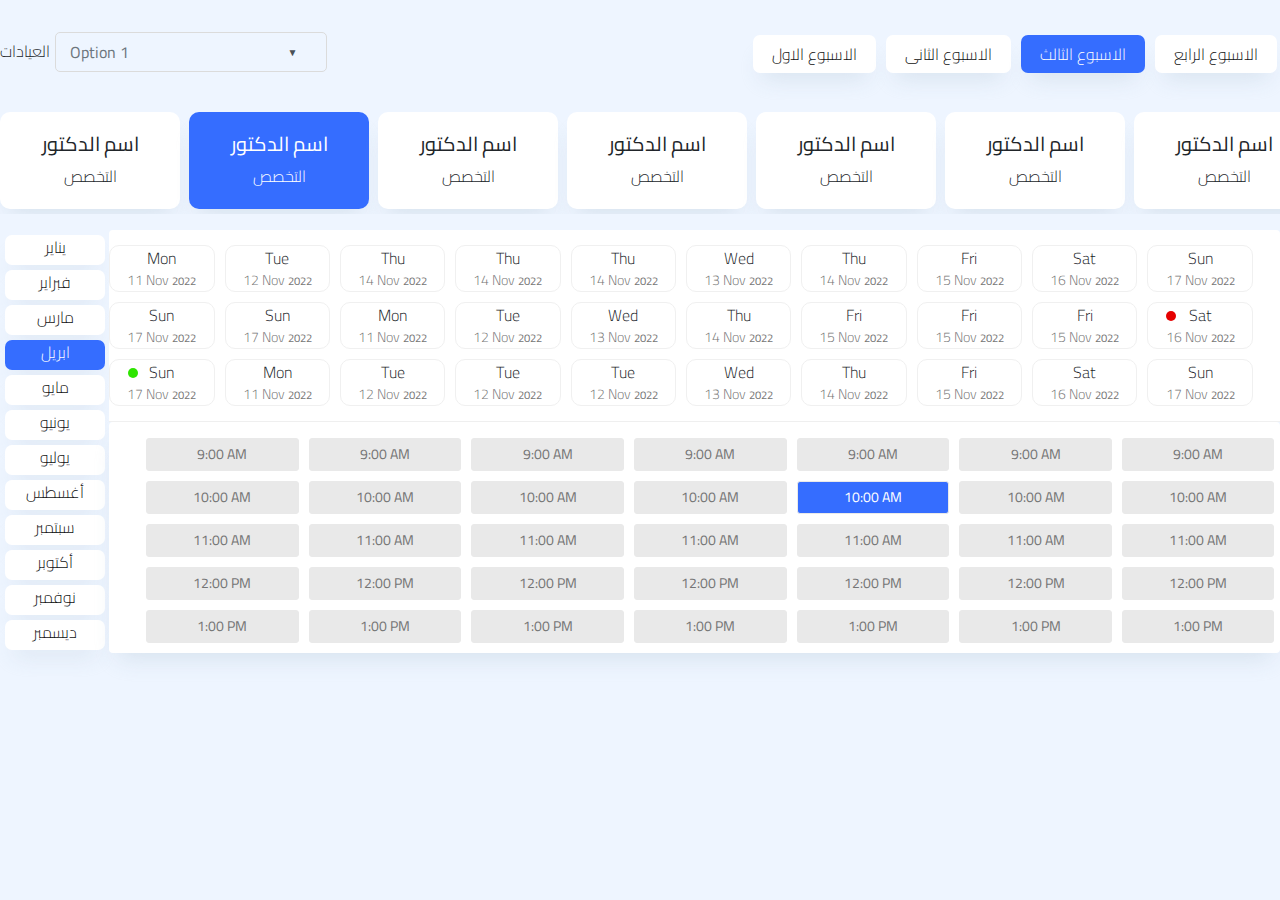
<file: index.html>
<!DOCTYPE html>
<html lang="ar" dir="lrt">

<head>
  <meta charset="UTF-8">
  <meta name="viewport" content="width=device-width, initial-scale=1, shrink-to-fit=no">
  <meta http-equiv="x-ua-compatible" content="ie=edge">
  <title>Material Design for Bootstrap</title>
  <!-- MDB icon -->
  <link rel="icon" href="img/mdb-favicon.ico" type="image/x-icon">
  <!-- Font Awesome -->
  <link rel="stylesheet" href="https://use.fontawesome.com/releases/v5.11.2/css/all.css">
  <link href="https://cdn.jsdelivr.net/npm/bootstrap@5.2.3/dist/css/bootstrap.min.css" rel="stylesheet">
  <!-- Bootstrap core CSS -->
  <link rel="stylesheet" href="css/bootstrap.min.css">
  <!-- Material Design Bootstrap -->
  <link rel="stylesheet" href="css/mdb.min.css">
  <!-- Your custom styles (optional) -->
  <link rel="stylesheet" href="css/style.css">
</head>

<body>


  <div class="doctor-calencar mt-2">
      <div class="row ">
        <div class="col-lg-6">

            <!-- Grid row -->
  <div class="form-group row">
    <!-- Material input -->
    <label for="" class="col-sm-1 col-form-label mt-4">العيادات</label>
    <div class="col-sm-5">
      <div class="md-form mt-0">
           <!--Blue select-->
    <select class="mdb-select md-form colorful-select dropdown-primary">
      <option value="1">Option 1</option>
      <option value="2">Option 2</option>
      <option value="3">Option 3</option>
      <option value="4">Option 4</option>
      <option value="5">Option 5</option>
    </select>
        </div>
      </div>
    </div>
  </div>
  <!-- Grid row -->
  <div class="col-lg-6 mt-4 d-flex justify-content-end">
          <ul class="week-days p-0">
            <li class=""><a href="">الاسبوع الاول</a></li>
            <li class=""><a href="">الاسبوع الثانى</a></li>
            <li class="active"><a href="">الاسبوع الثالث</a></li>
            <li class=""><a href="">الاسبوع الرابع</a></li>
          </ul>
  </div>

  <div class="col-lg-12">
    <ul class="doctor-list list-unstyled">
      <li class=" doctor-card ">
        <h5 class="font-weight-normal">اسم الدكتور</h5>
        <p>التخصص</p>
      </li>
      <li class=" doctor-card active">
        <h5 class="font-weight-normal">اسم الدكتور</h5>
        <p>التخصص</p>
      </li>
      <li class=" doctor-card ">
        <h5 class="font-weight-normal">اسم الدكتور</h5>
        <p>التخصص</p>
      </li>

      <li class=" doctor-card ">
        <h5 class="font-weight-normal">اسم الدكتور</h5>
        <p>التخصص</p>
      </li>
      <li class=" doctor-card ">
        <h5 class="font-weight-normal">اسم الدكتور</h5>
        <p>التخصص</p>
      </li>
      <li class=" doctor-card ">
        <h5 class="font-weight-normal">اسم الدكتور</h5>
        <p>التخصص</p>
      </li>
      <li class=" doctor-card ">
        <h5 class="font-weight-normal">اسم الدكتور</h5>
        <p>التخصص</p>
      </li>
      <li class=" doctor-card ">
        <h5 class="font-weight-normal">اسم الدكتور</h5>
        <p>التخصص</p>
      </li>
      <li class=" doctor-card ">
        <h5 class="font-weight-normal">اسم الدكتور</h5>
        <p>التخصص</p>
      </li>
    </ul>

  </div>




      </div>



    <div class="row">
 

          <div class="col-lg-1">
            <ul class="months list-unstyled">
              <li class=""><a href="">يناير</a></li>
              <li class=""><a href="">فبراير</a></li>
              <li class=""><a href="">مارس</a></li>
              <li class="active"><a href="">ابريل</a></li>
              <li class=""><a href="">مايو</a> </li>
              <li class=""><a href="">يونيو</a></li>
              <li class=""><a href="">يوليو</a> </li>
              <li class=""><a href="">أغسطس</a></li>
              <li class=""><a href="">سبتمبر</a> </li>
              <li class=""><a href="">أكتوبر</a> </li>
              <li class=""><a href="">نوفمبر</a> </li>
              <li class=""><a href="">ديسمبر</a> </li>
            </ul>
          </div>
      <!--     <div class="col-lg-9">
            <div class="elegant-calencar d-md-flex">
              <div class="calendar-wrap">
                <table id="calendar">
                  <thead>
                    <tr>
                      <th>Sun</th>
                      <th>Mon</th>
                      <th>Tue</th>
                      <th>Wed</th>
                      <th>Thu</th>
                      <th>Fri</th>
                      <th>Sat</th>
                    </tr>
                  </thead>
                  <tbody>
                    <tr>
                      <td></td>
                      <td></td>
                      <td></td>
                      <td></td>
                      <td></td>
                      <td></td>
                      <td></td>
                    </tr>
                    <tr>
                      <td></td>
                      <td></td>
                      <td></td>
                      <td></td>
                      <td></td>
                      <td></td>
                      <td></td>
                    </tr>
                    <tr>
                      <td></td>
                      <td></td>
                      <td></td>
                      <td></td>
                      <td></td>
                      <td></td>
                      <td></td>
                    </tr>
                    <tr>
                      <td></td>
                      <td></td>
                      <td></td>
                      <td></td>
                      <td></td>
                      <td></td>
                      <td></td>
                    </tr>
                    <tr>
                      <td></td>
                      <td></td>
                      <td></td>
                      <td></td>
                      <td></td>
                      <td></td>
                      <td></td>
                    </tr>
                    <tr>
                      <td></td>
                      <td></td>
                      <td></td>
                      <td></td>
                      <td></td>
                      <td></td>
                      <td></td>
                    </tr>
                  </tbody>
                </table>
              </div>
            </div>
          </div> -->
      

      <div class="col-lg-11">
        <div class="row">

          <div class="col-lg-12">
            <div class="schedule">
                         <!-- Schedule Header -->
                         <div class="schedule-header">
                          <div class="row">
                            <div class="col-md-12">
                              <!-- Day Slot -->
                              <div class="day-slot">
                                <ul class="list-unstyled">
                                  <li><span>Mon</span><span class="slot-date">11 Nov <small
                                        class="slot-year">2022</small></span></li>
                                  <li><span>Tue</span><span class="slot-date">12 Nov <small
                                        class="slot-year">2022</small></span></li>
                                        <li><span>Thu</span><span class="slot-date">14 Nov <small
                                          class="slot-year">2022</small></span></li>
                                          <li><span>Thu</span><span class="slot-date">14 Nov <small
                                            class="slot-year">2022</small></span></li>
                                            <li><span>Thu</span><span class="slot-date">14 Nov <small
                                              class="slot-year">2022</small></span></li>
                                  <li><span>Wed</span><span class="slot-date">13 Nov <small
                                        class="slot-year">2022</small></span></li>
                                  <li><span>Thu</span><span class="slot-date">14 Nov <small
                                        class="slot-year">2022</small></span></li>
                                  <li><span>Fri</span><span class="slot-date">15 Nov <small
                                        class="slot-year">2022</small></span></li>
                                  <li><span>Sat</span><span class="slot-date">16 Nov <small
                                        class="slot-year">2022</small></span></li>
                                        <li><span>Sun</span><span class="slot-date">17 Nov <small
                                          class="slot-year">2022</small></span></li>
                                          <li><span>Sun</span><span class="slot-date">17 Nov <small
                                            class="slot-year">2022</small></span></li>
                                  <li><span>Sun</span><span class="slot-date">17 Nov <small
                                        class="slot-year">2022</small></span></li>
                                        <li><span>Mon</span><span class="slot-date">11 Nov <small
                                          class="slot-year">2022</small></span></li>
                                    <li><span>Tue</span><span class="slot-date">12 Nov <small
                                          class="slot-year">2022</small></span></li>
                                    <li><span>Wed</span><span class="slot-date">13 Nov <small
                                          class="slot-year">2022</small></span></li>
                                    <li><span>Thu</span><span class="slot-date">14 Nov <small
                                          class="slot-year">2022</small></span></li>
                                          <li><span>Fri</span><span class="slot-date">15 Nov <small
                                            class="slot-year">2022</small></span></li>
                                            <li><span>Fri</span><span class="slot-date">15 Nov <small
                                              class="slot-year">2022</small></span></li>
                                    <li><span>Fri</span><span class="slot-date">15 Nov <small
                                          class="slot-year">2022</small></span></li>
                                    <li><span>Sat</span><span class="slot-date">16 Nov <small
                                          class="slot-year">2022</small></span>   
                                            <span class="red-dot"></span>
                                        </li>
                                    <li><span>Sun</span><span class="slot-date">17 Nov <small
                                          class="slot-year">2022</small></span>
                                          <span class="green-dot"></span>
                                        </li>
                                          <li><span>Mon</span><span class="slot-date">11 Nov <small
                                            class="slot-year">2022</small></span></li>
                                      <li><span>Tue</span><span class="slot-date">12 Nov <small
                                            class="slot-year">2022</small></span></li>
                                            <li><span>Tue</span><span class="slot-date">12 Nov <small
                                              class="slot-year">2022</small></span></li>
                                              <li><span>Tue</span><span class="slot-date">12 Nov <small
                                                class="slot-year">2022</small></span></li>
                                      <li><span>Wed</span><span class="slot-date">13 Nov <small
                                            class="slot-year">2022</small></span></li>
                                      <li><span>Thu</span><span class="slot-date">14 Nov <small
                                            class="slot-year">2022</small></span></li>
                                      <li><span>Fri</span><span class="slot-date">15 Nov <small
                                            class="slot-year">2022</small></span></li>
                                      <li><span>Sat</span><span class="slot-date">16 Nov <small
                                            class="slot-year">2022</small></span></li>
                                      <li><span>Sun</span><span class="slot-date">17 Nov <small
                                            class="slot-year">2022</small></span></li>
                                </ul>
                              </div><!-- /Day Slot -->
                            </div>
                          </div>
                        </div><!-- /Schedule Header -->
              <div class="card booking-schedule schedule-widget">
     
                <!-- Schedule Content -->
                <div class="schedule-cont pa-2">
                  <div class="row">
                    <div class="col-md-12">
                      <!-- Time Slot -->
                      <div class="time-slot">
                        <ul class="">
                          <li><a class="timing" href=""><span>9:00</span> <span>AM</span></a><a class="timing"
                              href=""><span>10:00</span> <span>AM</span></a><a class="timing" href=""><span>11:00</span>
                              <span>AM</span></a>
                              <a class="timing" href=""><span>12:00</span>
                                <span>PM</span></a>
                                <a class="timing" href=""><span>1:00</span>
                                  <span>PM</span></a>
                            </li>
                          <li><a class="timing" href=""><span>9:00</span> <span>AM</span></a><a class="timing"
                              href=""><span>10:00</span> <span>AM</span></a><a class="timing" href=""><span>11:00</span>
                              <span>AM</span></a>
                              <a class="timing" href=""><span>12:00</span>
                                <span>PM</span></a>
                                <a class="timing" href=""><span>1:00</span>
                                  <span>PM</span></a>
                            </li>
                          <li><a class="timing" href=""><span>9:00</span> <span>AM</span></a><a class="timing"
                              href=""><span>10:00</span> <span>AM</span></a><a class="timing" href=""><span>11:00</span>
                              <span>AM</span></a>
                              <a class="timing" href=""><span>12:00</span>
                                <span>PM</span></a>
                                <a class="timing" href=""><span>1:00</span>
                                  <span>PM</span></a>
                            </li>
                          <li><a class="timing" href=""><span>9:00</span> <span>AM</span></a><a class="timing"
                              href=""><span>10:00</span> <span>AM</span></a><a class="timing" href=""><span>11:00</span>
                              <span>AM</span></a>
                              <a class="timing" href=""><span>12:00</span>
                                <span>PM</span></a>
                                <a class="timing" href=""><span>1:00</span>
                                  <span>PM</span></a>
                            </li>
                          <li><a class="timing" href=""><span>9:00</span> <span>AM</span></a><a class="timing selected"
                              href=""><span>10:00</span> <span>AM</span></a><a class="timing" href=""><span>11:00</span>
                              <span>AM</span></a>
                              <a class="timing" href=""><span>12:00</span>
                                <span>PM</span></a>
                                <a class="timing" href=""><span>1:00</span>
                                  <span>PM</span></a>
                            </li>
                          <li><a class="timing" href=""><span>9:00</span> <span>AM</span></a><a class="timing"
                              href=""><span>10:00</span> <span>AM</span></a><a class="timing" href=""><span>11:00</span>
                              <span>AM</span></a>
                              <a class="timing" href=""><span>12:00</span>
                                <span>PM</span></a>
                                <a class="timing" href=""><span>1:00</span>
                                  <span>PM</span></a>
                            </li>
                          <li><a class="timing" href=""><span>9:00</span> <span>AM</span></a><a class="timing"
                              href=""><span>10:00</span> <span>AM</span></a><a class="timing" href=""><span>11:00</span>
                              <span>AM</span></a>
                              <a class="timing" href=""><span>12:00</span>
                                <span>PM</span></a>
                                <a class="timing" href=""><span>1:00</span>
                                  <span>PM</span></a>
                            </li>

                        </ul>
                      </div><!-- /Time Slot -->
                    </div>
                  </div>
                </div><!-- /Schedule Content -->

              </div>
            </div>
          </div>
        </div>




      </div>
    </div>
  </div>


  <!-- jQuery -->
  <script type="text/javascript" src="js/jquery.min.js"></script>
  <!-- Bootstrap tooltips -->
  <script type="text/javascript" src="js/popper.min.js"></script>
  <!-- Bootstrap core JavaScript -->
  <script type="text/javascript" src="js/bootstrap.min.js"></script>
  <!-- MDB core JavaScript -->
  <script type="text/javascript" src="js/mdb.min.js"></script>
  <!-- Your custom scripts (optional) -->
  <script type="text/javascript" src="js/main.js"></script>


  <script>
    // Material Select Initialization
    $(document).ready(function() {
    $('.mdb-select').materialSelect();
    });
  </script>

</body>

</html>
</file>
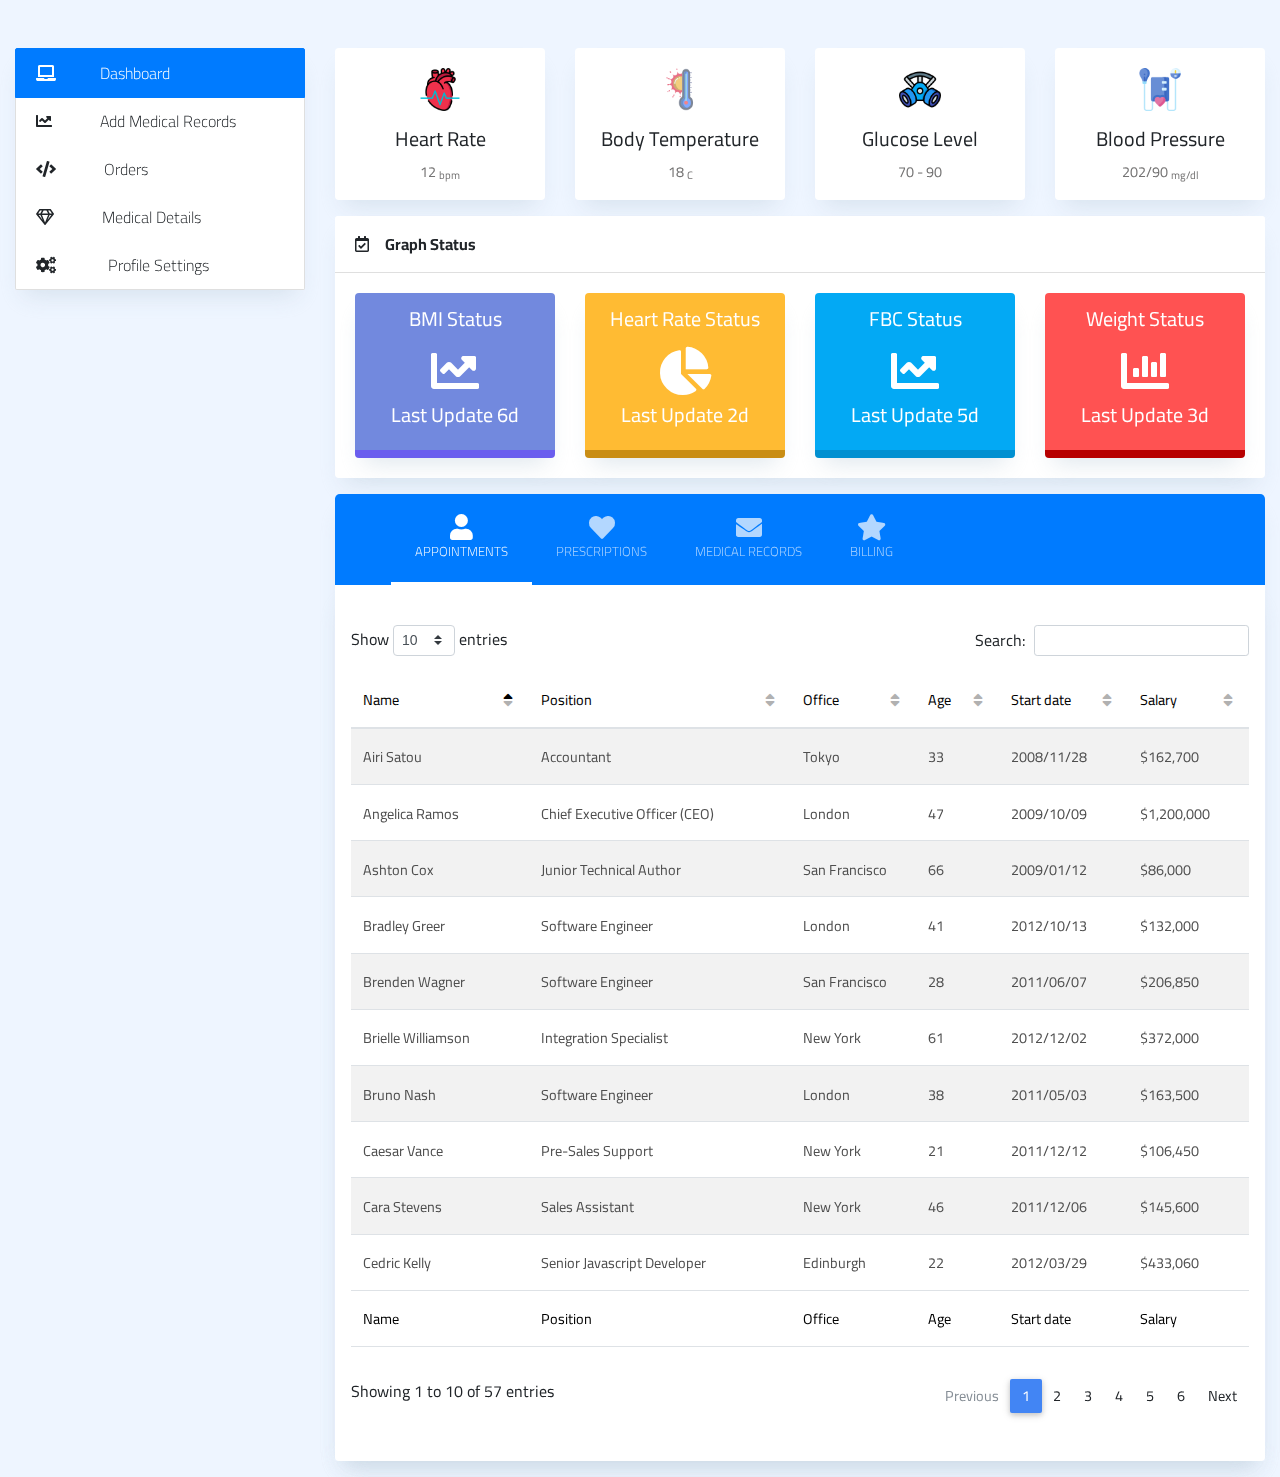
<file: patient-profile.html>
<!DOCTYPE html>
<html lang="ar" dir="ltr">

<head>
    <meta charset="UTF-8">
    <meta name="viewport" content="width=device-width, initial-scale=1, shrink-to-fit=no">
    <meta http-equiv="x-ua-compatible" content="ie=edge">
    <title>Patient Profile</title>
    <!-- MDB icon -->
    <link rel="icon" href="img/mdb-favicon.ico" type="image/x-icon">
    <!-- Font Awesome -->
    <link rel="stylesheet" href="https://use.fontawesome.com/releases/v5.11.2/css/all.css">
    <link href="https://cdn.jsdelivr.net/npm/bootstrap@5.2.3/dist/css/bootstrap.min.css" rel="stylesheet">
    <!-- Bootstrap core CSS -->
    <link rel="stylesheet" href="css/bootstrap.min.css">
    <!-- Material Design Bootstrap -->
      <!-- DataTables.net  -->
  <link rel="stylesheet" type="text/css" href="css/addons/datatables.min.css">
  <link rel="stylesheet" href="css/addons/datatables-select.min.css">
    <link rel="stylesheet" href="css/mdb.min.css">
    <!-- Your custom styles (optional) -->
    <link rel="stylesheet" href="css/profile.css">
</head>

<body>


    <div class="patient-profile mt-5">
            <div class="container-fluid">
        <div class="row">

                    <div class="col-3 sidebar-wrap">
                        <ul class="list-group">

                            <li class="list-group-item active">
                              <div class="md-v-line"></div><i class="fas fa-laptop mr-4 pr-3"></i> Dashboard
                            </li>
              
                            <li class="list-group-item">
                              <div class="md-v-line"></div><i class="fas fa-chart-line mr-5"></i>Add Medical Records
                            </li>
              
                            <li class="list-group-item">
                              <div class="md-v-line"></div><i class="fas fa-code mr-5"></i>Orders
                            </li>
              
                            <li class="list-group-item">
                              <div class="md-v-line"></div><i class="far fa-gem mr-5"></i>Medical Details
                            </li>
              
                            <li class="list-group-item">
                              <div class="md-v-line"></div><i class="fas fa-cogs mr-5"></i> Profile Settings
                            </li>
              
                          </ul>

            </div>
            <div class="col-lg-9">

                <div class="row pt-dashboard">
                    <div class="col-lg-3">
                        <!-- Card -->
                        <div class="card">
                            <div class="card-body text-center">
                                <div class="mb-3">
                                    <img class="card-img-top" src="img/pt-dashboard/pt-dashboard-01.png"
                                        alt="heart-image" width="30%">
                                </div>
                                <h5 class="card-title">Heart Rate</h5>
                                <h6 class="card-text">12 <sub>bpm</sub></h6>
                            </div>
                        </div>
                    </div>
                    <div class="col-lg-3">
                        <!-- Card -->
                        <div class="card">
                            <div class="card-body text-center">
                                <div class="mb-3">
                                    <img class="card-img-top" src="img/pt-dashboard/pt-dashboard-02.png"
                                        alt="heart-image" width="30%">
                                </div>
                                <h5 class="card-title">Body Temperature</h5>
                                <h6 class="card-text">18 <sub>C</sub></h6>
                            </div>
                        </div>
                    </div>
                    <div class="col-lg-3">
                        <!-- Card -->
                        <div class="card">
                            <div class="card-body text-center">
                                <div class="mb-3">
                                    <img class="card-img-top" src="img/pt-dashboard/pt-dashboard-03.png"
                                        alt="heart-image" width="30%">
                                </div>
                                <h5 class="card-title">Glucose Level</h5>
                                <h6 class="card-text">70 - 90</h6>
                            </div>
                        </div>
                    </div>
                    <div class="col-lg-3">
                        <!-- Card -->
                        <div class="card">
                            <div class="card-body text-center">
                                <div class="mb-3">
                                    <img class="card-img-top" src="img/pt-dashboard/pt-dashboard-04.png"
                                        alt="heart-image" width="30%">
                                </div>
                                <h5 class="card-title">Blood Pressure </h5>
                                <h6 class="card-text">202/90 <sub>mg/dl</sub></h6>
                            </div>
                        </div>
                    </div>
                </div>
                <div class="card z-depth-0 mb-3 mt-3">
                    <!-- Card Header - Dropdown -->
                    <div class="card-header white d-flex justify-content-between align-items-center py-3">
                        <p class="h5-responsive font-weight-bold mb-0"><i
                                class="far fa-calendar-check mr-2 pr-2"></i>Graph Status</p>


                    </div>
                    <!-- Card Body -->
                    <div class="card-body">
                        <div class="row">

                            <!-- Grid column -->
                            <div class="col-xl-3 col-md-6 mb-xl-0 mb-4">
                  
                              <!-- Card Primary -->
                              <div class="card classic-admin-card text-center graph-box z-depth-0">
                                <div class="card-body">
                                    <h5 class="white-text">BMI Status</h5>
                                  <div class="pull-right">
                                    <a type="button" data-toggle="modal" data-target="#centralModalLGInfoDemo">        <i class="fas fa-chart-line fa-3x "></i> </a>
                            
                                  </div>
                              
                                  <h5 class="check">Last Update 6d</h5>
                                </div>

                              </div>
                              <!-- Card Primary -->
                  
                            </div>
                            <!-- Grid column -->
                          <!-- Grid column -->
                          <div class="col-xl-3 col-md-6 mb-xl-0 mb-4">
                  
                            <!-- Card Primary -->
                            <div class="card classic-admin-card text-center warning-color z-depth-0">
                              <div class="card-body">
                                  <h5 class="white-text">Heart Rate Status</h5>
                                <div class="pull-right">
                                  <a type="button" data-toggle="modal" data-target="#centralModalLGInfoDemo">  <i class="fas fa-chart-pie fa-3x "></i> </a>
                          
                                </div>
                            
                                <h5 class="check">Last Update 2d</h5>
                              </div>

                            </div>
                            <!-- Card Primary -->
                
                          </div>
                          <!-- Grid column -->
                          
                    <!-- Grid column -->
                    <div class="col-xl-3 col-md-6 mb-xl-0 mb-4">

                    <!-- Card Primary -->
                    <div class="card classic-admin-card text-center light-blue z-depth-0">
                        <div class="card-body">
                            <h5 class="white-text">FBC Status</h5>
                        <div class="pull-right">
                            <a type="button" data-toggle="modal" data-target="#centralModalLGInfoDemo">  <i class="fas fa-chart-line fa-3x  "></i> </a>
                    
                        </div>
                    
                        <h5 class="check">Last Update 5d</h5>
                        </div>

                    </div>
                    <!-- Card Primary -->
        
                    </div>
                    <!-- Grid column -->

                              <!-- Grid column -->
                              <div class="col-xl-3 col-md-6 mb-xl-0 mb-4">

                                <!-- Card Primary -->
                                <div class="card classic-admin-card text-center red accent-2 z-depth-0">
                                    <div class="card-body">
                                        <h5 class="white-text">Weight Status</h5>
                                    <div class="pull-right">
                                        <a type="button" data-toggle="modal" data-target="#centralModalLGInfoDemo">  <i class="fas fa-chart-bar fa-3x  "></i> </a>
                                
                                    </div>
                                
                                    <h5 class="check">Last Update 3d</h5>
                                    </div>
            
                                </div>
                                <!-- Card Primary -->
                    
                                </div>
                                <!-- Grid column -->
                              
          
                  
                          </div>


                    </div>
                </div>
                <section class="pb-3">
                    <div class="classic-tabs">

                        <!-- Nav tabs -->
                        <div class="tabs-wrapper">
          
                          <ul class="nav tabs-primary" role="tablist">
          
                            <li class="nav-item">
                              <a class="nav-link waves-light waves-effect waves-light active" data-toggle="tab" href="#panel83" role="tab" aria-selected="true"><i class="fas fa-user fa-2x" aria-hidden="true"></i><br> Appointments</a>
                            </li>
          
                            <li class="nav-item">
                              <a class="nav-link waves-light waves-effect waves-light" data-toggle="tab" href="#panel84" role="tab" aria-selected="false"><i class="fas fa-heart fa-2x" aria-hidden="true"></i><br> Prescriptions</a>
                            </li>
                            <li class="nav-item">
                              <a class="nav-link waves-light waves-effect waves-light" data-toggle="tab" href="#panel85" role="tab" aria-selected="false"><i class="fas fa-envelope fa-2x" aria-hidden="true"></i><br> Medical Records</a>
                            </li>
                            <li class="nav-item">
                              <a class="nav-link waves-light waves-effect waves-light" data-toggle="tab" href="#panel86" role="tab" aria-selected="false"><i class="fas fa-star fa-2x" aria-hidden="true"></i><br> Billing</a>
                            </li>
                          </ul>
                        </div>
          
                        <!-- Tab panels -->
                        <div class="tab-content card">
          
                          <!-- Panel 1 -->
                          <div class="tab-pane fade in active show" id="panel83" role="tabpanel">

          <table id="dtMaterialDesignExample" class="table table-striped" cellspacing="0" width="100%">
            <thead>
              <tr>
                <th>Name
                </th>
                <th>Position
                </th>
                <th>Office
                </th>
                <th>Age
                </th>
                <th>Start date
                </th>
                <th>Salary
                </th>
              </tr>
            </thead>
            <tbody>
              <tr>
                <td>Tiger Nixon</td>
                <td>System Architect</td>
                <td>Edinburgh</td>
                <td>61</td>
                <td>2011/04/25</td>
                <td>$320,800</td>
              </tr>
              <tr>
                <td>Garrett Winters</td>
                <td>Accountant</td>
                <td>Tokyo</td>
                <td>63</td>
                <td>2011/07/25</td>
                <td>$170,750</td>
              </tr>
              <tr>
                <td>Ashton Cox</td>
                <td>Junior Technical Author</td>
                <td>San Francisco</td>
                <td>66</td>
                <td>2009/01/12</td>
                <td>$86,000</td>
              </tr>
              <tr>
                <td>Cedric Kelly</td>
                <td>Senior Javascript Developer</td>
                <td>Edinburgh</td>
                <td>22</td>
                <td>2012/03/29</td>
                <td>$433,060</td>
              </tr>
              <tr>
                <td>Airi Satou</td>
                <td>Accountant</td>
                <td>Tokyo</td>
                <td>33</td>
                <td>2008/11/28</td>
                <td>$162,700</td>
              </tr>
              <tr>
                <td>Brielle Williamson</td>
                <td>Integration Specialist</td>
                <td>New York</td>
                <td>61</td>
                <td>2012/12/02</td>
                <td>$372,000</td>
              </tr>
              <tr>
                <td>Herrod Chandler</td>
                <td>Sales Assistant</td>
                <td>San Francisco</td>
                <td>59</td>
                <td>2012/08/06</td>
                <td>$137,500</td>
              </tr>
              <tr>
                <td>Rhona Davidson</td>
                <td>Integration Specialist</td>
                <td>Tokyo</td>
                <td>55</td>
                <td>2010/10/14</td>
                <td>$327,900</td>
              </tr>
              <tr>
                <td>Colleen Hurst</td>
                <td>Javascript Developer</td>
                <td>San Francisco</td>
                <td>39</td>
                <td>2009/09/15</td>
                <td>$205,500</td>
              </tr>
              <tr>
                <td>Sonya Frost</td>
                <td>Software Engineer</td>
                <td>Edinburgh</td>
                <td>23</td>
                <td>2008/12/13</td>
                <td>$103,600</td>
              </tr>
              <tr>
                <td>Jena Gaines</td>
                <td>Office Manager</td>
                <td>London</td>
                <td>30</td>
                <td>2008/12/19</td>
                <td>$90,560</td>
              </tr>
              <tr>
                <td>Quinn Flynn</td>
                <td>Support Lead</td>
                <td>Edinburgh</td>
                <td>22</td>
                <td>2013/03/03</td>
                <td>$342,000</td>
              </tr>
              <tr>
                <td>Charde Marshall</td>
                <td>Regional Director</td>
                <td>San Francisco</td>
                <td>36</td>
                <td>2008/10/16</td>
                <td>$470,600</td>
              </tr>
              <tr>
                <td>Haley Kennedy</td>
                <td>Senior Marketing Designer</td>
                <td>London</td>
                <td>43</td>
                <td>2012/12/18</td>
                <td>$313,500</td>
              </tr>
              <tr>
                <td>Tatyana Fitzpatrick</td>
                <td>Regional Director</td>
                <td>London</td>
                <td>19</td>
                <td>2010/03/17</td>
                <td>$385,750</td>
              </tr>
              <tr>
                <td>Michael Silva</td>
                <td>Marketing Designer</td>
                <td>London</td>
                <td>66</td>
                <td>2012/11/27</td>
                <td>$198,500</td>
              </tr>
              <tr>
                <td>Paul Byrd</td>
                <td>Chief Financial Officer (CFO)</td>
                <td>New York</td>
                <td>64</td>
                <td>2010/06/09</td>
                <td>$725,000</td>
              </tr>
              <tr>
                <td>Gloria Little</td>
                <td>Systems Administrator</td>
                <td>New York</td>
                <td>59</td>
                <td>2009/04/10</td>
                <td>$237,500</td>
              </tr>
              <tr>
                <td>Bradley Greer</td>
                <td>Software Engineer</td>
                <td>London</td>
                <td>41</td>
                <td>2012/10/13</td>
                <td>$132,000</td>
              </tr>
              <tr>
                <td>Dai Rios</td>
                <td>Personnel Lead</td>
                <td>Edinburgh</td>
                <td>35</td>
                <td>2012/09/26</td>
                <td>$217,500</td>
              </tr>
              <tr>
                <td>Jenette Caldwell</td>
                <td>Development Lead</td>
                <td>New York</td>
                <td>30</td>
                <td>2011/09/03</td>
                <td>$345,000</td>
              </tr>
              <tr>
                <td>Yuri Berry</td>
                <td>Chief Marketing Officer (CMO)</td>
                <td>New York</td>
                <td>40</td>
                <td>2009/06/25</td>
                <td>$675,000</td>
              </tr>
              <tr>
                <td>Caesar Vance</td>
                <td>Pre-Sales Support</td>
                <td>New York</td>
                <td>21</td>
                <td>2011/12/12</td>
                <td>$106,450</td>
              </tr>
              <tr>
                <td>Doris Wilder</td>
                <td>Sales Assistant</td>
                <td>Sidney</td>
                <td>23</td>
                <td>2010/09/20</td>
                <td>$85,600</td>
              </tr>
              <tr>
                <td>Angelica Ramos</td>
                <td>Chief Executive Officer (CEO)</td>
                <td>London</td>
                <td>47</td>
                <td>2009/10/09</td>
                <td>$1,200,000</td>
              </tr>
              <tr>
                <td>Gavin Joyce</td>
                <td>Developer</td>
                <td>Edinburgh</td>
                <td>42</td>
                <td>2010/12/22</td>
                <td>$92,575</td>
              </tr>
              <tr>
                <td>Jennifer Chang</td>
                <td>Regional Director</td>
                <td>Singapore</td>
                <td>28</td>
                <td>2010/11/14</td>
                <td>$357,650</td>
              </tr>
              <tr>
                <td>Brenden Wagner</td>
                <td>Software Engineer</td>
                <td>San Francisco</td>
                <td>28</td>
                <td>2011/06/07</td>
                <td>$206,850</td>
              </tr>
              <tr>
                <td>Fiona Green</td>
                <td>Chief Operating Officer (COO)</td>
                <td>San Francisco</td>
                <td>48</td>
                <td>2010/03/11</td>
                <td>$850,000</td>
              </tr>
              <tr>
                <td>Shou Itou</td>
                <td>Regional Marketing</td>
                <td>Tokyo</td>
                <td>20</td>
                <td>2011/08/14</td>
                <td>$163,000</td>
              </tr>
              <tr>
                <td>Michelle House</td>
                <td>Integration Specialist</td>
                <td>Sidney</td>
                <td>37</td>
                <td>2011/06/02</td>
                <td>$95,400</td>
              </tr>
              <tr>
                <td>Suki Burks</td>
                <td>Developer</td>
                <td>London</td>
                <td>53</td>
                <td>2009/10/22</td>
                <td>$114,500</td>
              </tr>
              <tr>
                <td>Prescott Bartlett</td>
                <td>Technical Author</td>
                <td>London</td>
                <td>27</td>
                <td>2011/05/07</td>
                <td>$145,000</td>
              </tr>
              <tr>
                <td>Gavin Cortez</td>
                <td>Team Leader</td>
                <td>San Francisco</td>
                <td>22</td>
                <td>2008/10/26</td>
                <td>$235,500</td>
              </tr>
              <tr>
                <td>Martena Mccray</td>
                <td>Post-Sales support</td>
                <td>Edinburgh</td>
                <td>46</td>
                <td>2011/03/09</td>
                <td>$324,050</td>
              </tr>
              <tr>
                <td>Unity Butler</td>
                <td>Marketing Designer</td>
                <td>San Francisco</td>
                <td>47</td>
                <td>2009/12/09</td>
                <td>$85,675</td>
              </tr>
              <tr>
                <td>Howard Hatfield</td>
                <td>Office Manager</td>
                <td>San Francisco</td>
                <td>51</td>
                <td>2008/12/16</td>
                <td>$164,500</td>
              </tr>
              <tr>
                <td>Hope Fuentes</td>
                <td>Secretary</td>
                <td>San Francisco</td>
                <td>41</td>
                <td>2010/02/12</td>
                <td>$109,850</td>
              </tr>
              <tr>
                <td>Vivian Harrell</td>
                <td>Financial Controller</td>
                <td>San Francisco</td>
                <td>62</td>
                <td>2009/02/14</td>
                <td>$452,500</td>
              </tr>
              <tr>
                <td>Timothy Mooney</td>
                <td>Office Manager</td>
                <td>London</td>
                <td>37</td>
                <td>2008/12/11</td>
                <td>$136,200</td>
              </tr>
              <tr>
                <td>Jackson Bradshaw</td>
                <td>Director</td>
                <td>New York</td>
                <td>65</td>
                <td>2008/09/26</td>
                <td>$645,750</td>
              </tr>
              <tr>
                <td>Olivia Liang</td>
                <td>Support Engineer</td>
                <td>Singapore</td>
                <td>64</td>
                <td>2011/02/03</td>
                <td>$234,500</td>
              </tr>
              <tr>
                <td>Bruno Nash</td>
                <td>Software Engineer</td>
                <td>London</td>
                <td>38</td>
                <td>2011/05/03</td>
                <td>$163,500</td>
              </tr>
              <tr>
                <td>Sakura Yamamoto</td>
                <td>Support Engineer</td>
                <td>Tokyo</td>
                <td>37</td>
                <td>2009/08/19</td>
                <td>$139,575</td>
              </tr>
              <tr>
                <td>Thor Walton</td>
                <td>Developer</td>
                <td>New York</td>
                <td>61</td>
                <td>2013/08/11</td>
                <td>$98,540</td>
              </tr>
              <tr>
                <td>Finn Camacho</td>
                <td>Support Engineer</td>
                <td>San Francisco</td>
                <td>47</td>
                <td>2009/07/07</td>
                <td>$87,500</td>
              </tr>
              <tr>
                <td>Serge Baldwin</td>
                <td>Data Coordinator</td>
                <td>Singapore</td>
                <td>64</td>
                <td>2012/04/09</td>
                <td>$138,575</td>
              </tr>
              <tr>
                <td>Zenaida Frank</td>
                <td>Software Engineer</td>
                <td>New York</td>
                <td>63</td>
                <td>2010/01/04</td>
                <td>$125,250</td>
              </tr>
              <tr>
                <td>Zorita Serrano</td>
                <td>Software Engineer</td>
                <td>San Francisco</td>
                <td>56</td>
                <td>2012/06/01</td>
                <td>$115,000</td>
              </tr>
              <tr>
                <td>Jennifer Acosta</td>
                <td>Junior Javascript Developer</td>
                <td>Edinburgh</td>
                <td>43</td>
                <td>2013/02/01</td>
                <td>$75,650</td>
              </tr>
              <tr>
                <td>Cara Stevens</td>
                <td>Sales Assistant</td>
                <td>New York</td>
                <td>46</td>
                <td>2011/12/06</td>
                <td>$145,600</td>
              </tr>
              <tr>
                <td>Hermione Butler</td>
                <td>Regional Director</td>
                <td>London</td>
                <td>47</td>
                <td>2011/03/21</td>
                <td>$356,250</td>
              </tr>
              <tr>
                <td>Lael Greer</td>
                <td>Systems Administrator</td>
                <td>London</td>
                <td>21</td>
                <td>2009/02/27</td>
                <td>$103,500</td>
              </tr>
              <tr>
                <td>Jonas Alexander</td>
                <td>Developer</td>
                <td>San Francisco</td>
                <td>30</td>
                <td>2010/07/14</td>
                <td>$86,500</td>
              </tr>
              <tr>
                <td>Shad Decker</td>
                <td>Regional Director</td>
                <td>Edinburgh</td>
                <td>51</td>
                <td>2008/11/13</td>
                <td>$183,000</td>
              </tr>
              <tr>
                <td>Michael Bruce</td>
                <td>Javascript Developer</td>
                <td>Singapore</td>
                <td>29</td>
                <td>2011/06/27</td>
                <td>$183,000</td>
              </tr>
              <tr>
                <td>Donna Snider</td>
                <td>Customer Support</td>
                <td>New York</td>
                <td>27</td>
                <td>2011/01/25</td>
                <td>$112,000</td>
              </tr>
            </tbody>
            <tfoot>
              <tr>
                <th>Name
                </th>
                <th>Position
                </th>
                <th>Office
                </th>
                <th>Age
                </th>
                <th>Start date
                </th>
                <th>Salary
                </th>
              </tr>
            </tfoot>
          </table>



                          </div>
                          <!-- Panel 1 -->
   
                          <!-- Panel 2 -->
                          <div class="tab-pane fade" id="panel84" role="tabpanel">
                            <table id="dtMaterialDesignExample2" class="table table-striped" cellspacing="0" width="100%">
                                <thead>
                                  <tr>
                                    <th>Name
                                    </th>
                                    <th>Position
                                    </th>
                                    <th>Office
                                    </th>
                                    <th>Age
                                    </th>
                                    <th>Start date
                                    </th>
                                    <th>Salary
                                    </th>
                                  </tr>
                                </thead>
                                <tbody>
                                  <tr>
                                    <td>Tiger Nixon</td>
                                    <td>System Architect</td>
                                    <td>Edinburgh</td>
                                    <td>61</td>
                                    <td>2011/04/25</td>
                                    <td>$320,800</td>
                                  </tr>
                                  <tr>
                                    <td>Garrett Winters</td>
                                    <td>Accountant</td>
                                    <td>Tokyo</td>
                                    <td>63</td>
                                    <td>2011/07/25</td>
                                    <td>$170,750</td>
                                  </tr>
                                  <tr>
                                    <td>Ashton Cox</td>
                                    <td>Junior Technical Author</td>
                                    <td>San Francisco</td>
                                    <td>66</td>
                                    <td>2009/01/12</td>
                                    <td>$86,000</td>
                                  </tr>
                                  <tr>
                                    <td>Cedric Kelly</td>
                                    <td>Senior Javascript Developer</td>
                                    <td>Edinburgh</td>
                                    <td>22</td>
                                    <td>2012/03/29</td>
                                    <td>$433,060</td>
                                  </tr>
                                  <tr>
                                    <td>Airi Satou</td>
                                    <td>Accountant</td>
                                    <td>Tokyo</td>
                                    <td>33</td>
                                    <td>2008/11/28</td>
                                    <td>$162,700</td>
                                  </tr>
                                  <tr>
                                    <td>Brielle Williamson</td>
                                    <td>Integration Specialist</td>
                                    <td>New York</td>
                                    <td>61</td>
                                    <td>2012/12/02</td>
                                    <td>$372,000</td>
                                  </tr>
                                  <tr>
                                    <td>Herrod Chandler</td>
                                    <td>Sales Assistant</td>
                                    <td>San Francisco</td>
                                    <td>59</td>
                                    <td>2012/08/06</td>
                                    <td>$137,500</td>
                                  </tr>
                                  <tr>
                                    <td>Rhona Davidson</td>
                                    <td>Integration Specialist</td>
                                    <td>Tokyo</td>
                                    <td>55</td>
                                    <td>2010/10/14</td>
                                    <td>$327,900</td>
                                  </tr>
                                  <tr>
                                    <td>Colleen Hurst</td>
                                    <td>Javascript Developer</td>
                                    <td>San Francisco</td>
                                    <td>39</td>
                                    <td>2009/09/15</td>
                                    <td>$205,500</td>
                                  </tr>
                                  <tr>
                                    <td>Sonya Frost</td>
                                    <td>Software Engineer</td>
                                    <td>Edinburgh</td>
                                    <td>23</td>
                                    <td>2008/12/13</td>
                                    <td>$103,600</td>
                                  </tr>
                                  <tr>
                                    <td>Jena Gaines</td>
                                    <td>Office Manager</td>
                                    <td>London</td>
                                    <td>30</td>
                                    <td>2008/12/19</td>
                                    <td>$90,560</td>
                                  </tr>
                                  <tr>
                                    <td>Quinn Flynn</td>
                                    <td>Support Lead</td>
                                    <td>Edinburgh</td>
                                    <td>22</td>
                                    <td>2013/03/03</td>
                                    <td>$342,000</td>
                                  </tr>
                                  <tr>
                                    <td>Charde Marshall</td>
                                    <td>Regional Director</td>
                                    <td>San Francisco</td>
                                    <td>36</td>
                                    <td>2008/10/16</td>
                                    <td>$470,600</td>
                                  </tr>
                                  <tr>
                                    <td>Haley Kennedy</td>
                                    <td>Senior Marketing Designer</td>
                                    <td>London</td>
                                    <td>43</td>
                                    <td>2012/12/18</td>
                                    <td>$313,500</td>
                                  </tr>
                                  <tr>
                                    <td>Tatyana Fitzpatrick</td>
                                    <td>Regional Director</td>
                                    <td>London</td>
                                    <td>19</td>
                                    <td>2010/03/17</td>
                                    <td>$385,750</td>
                                  </tr>
                                  <tr>
                                    <td>Michael Silva</td>
                                    <td>Marketing Designer</td>
                                    <td>London</td>
                                    <td>66</td>
                                    <td>2012/11/27</td>
                                    <td>$198,500</td>
                                  </tr>
                                  <tr>
                                    <td>Paul Byrd</td>
                                    <td>Chief Financial Officer (CFO)</td>
                                    <td>New York</td>
                                    <td>64</td>
                                    <td>2010/06/09</td>
                                    <td>$725,000</td>
                                  </tr>
                                  <tr>
                                    <td>Gloria Little</td>
                                    <td>Systems Administrator</td>
                                    <td>New York</td>
                                    <td>59</td>
                                    <td>2009/04/10</td>
                                    <td>$237,500</td>
                                  </tr>
                                  <tr>
                                    <td>Bradley Greer</td>
                                    <td>Software Engineer</td>
                                    <td>London</td>
                                    <td>41</td>
                                    <td>2012/10/13</td>
                                    <td>$132,000</td>
                                  </tr>
                                  <tr>
                                    <td>Dai Rios</td>
                                    <td>Personnel Lead</td>
                                    <td>Edinburgh</td>
                                    <td>35</td>
                                    <td>2012/09/26</td>
                                    <td>$217,500</td>
                                  </tr>
                                  <tr>
                                    <td>Jenette Caldwell</td>
                                    <td>Development Lead</td>
                                    <td>New York</td>
                                    <td>30</td>
                                    <td>2011/09/03</td>
                                    <td>$345,000</td>
                                  </tr>
                                  <tr>
                                    <td>Yuri Berry</td>
                                    <td>Chief Marketing Officer (CMO)</td>
                                    <td>New York</td>
                                    <td>40</td>
                                    <td>2009/06/25</td>
                                    <td>$675,000</td>
                                  </tr>
                                  <tr>
                                    <td>Caesar Vance</td>
                                    <td>Pre-Sales Support</td>
                                    <td>New York</td>
                                    <td>21</td>
                                    <td>2011/12/12</td>
                                    <td>$106,450</td>
                                  </tr>
                                  <tr>
                                    <td>Doris Wilder</td>
                                    <td>Sales Assistant</td>
                                    <td>Sidney</td>
                                    <td>23</td>
                                    <td>2010/09/20</td>
                                    <td>$85,600</td>
                                  </tr>
                                  <tr>
                                    <td>Angelica Ramos</td>
                                    <td>Chief Executive Officer (CEO)</td>
                                    <td>London</td>
                                    <td>47</td>
                                    <td>2009/10/09</td>
                                    <td>$1,200,000</td>
                                  </tr>
                                  <tr>
                                    <td>Gavin Joyce</td>
                                    <td>Developer</td>
                                    <td>Edinburgh</td>
                                    <td>42</td>
                                    <td>2010/12/22</td>
                                    <td>$92,575</td>
                                  </tr>
                                  <tr>
                                    <td>Jennifer Chang</td>
                                    <td>Regional Director</td>
                                    <td>Singapore</td>
                                    <td>28</td>
                                    <td>2010/11/14</td>
                                    <td>$357,650</td>
                                  </tr>
                                  <tr>
                                    <td>Brenden Wagner</td>
                                    <td>Software Engineer</td>
                                    <td>San Francisco</td>
                                    <td>28</td>
                                    <td>2011/06/07</td>
                                    <td>$206,850</td>
                                  </tr>
                                  <tr>
                                    <td>Fiona Green</td>
                                    <td>Chief Operating Officer (COO)</td>
                                    <td>San Francisco</td>
                                    <td>48</td>
                                    <td>2010/03/11</td>
                                    <td>$850,000</td>
                                  </tr>
                                  <tr>
                                    <td>Shou Itou</td>
                                    <td>Regional Marketing</td>
                                    <td>Tokyo</td>
                                    <td>20</td>
                                    <td>2011/08/14</td>
                                    <td>$163,000</td>
                                  </tr>
                                  <tr>
                                    <td>Michelle House</td>
                                    <td>Integration Specialist</td>
                                    <td>Sidney</td>
                                    <td>37</td>
                                    <td>2011/06/02</td>
                                    <td>$95,400</td>
                                  </tr>
                                  <tr>
                                    <td>Suki Burks</td>
                                    <td>Developer</td>
                                    <td>London</td>
                                    <td>53</td>
                                    <td>2009/10/22</td>
                                    <td>$114,500</td>
                                  </tr>
                                  <tr>
                                    <td>Prescott Bartlett</td>
                                    <td>Technical Author</td>
                                    <td>London</td>
                                    <td>27</td>
                                    <td>2011/05/07</td>
                                    <td>$145,000</td>
                                  </tr>
                                  <tr>
                                    <td>Gavin Cortez</td>
                                    <td>Team Leader</td>
                                    <td>San Francisco</td>
                                    <td>22</td>
                                    <td>2008/10/26</td>
                                    <td>$235,500</td>
                                  </tr>
                                  <tr>
                                    <td>Martena Mccray</td>
                                    <td>Post-Sales support</td>
                                    <td>Edinburgh</td>
                                    <td>46</td>
                                    <td>2011/03/09</td>
                                    <td>$324,050</td>
                                  </tr>
                                  <tr>
                                    <td>Unity Butler</td>
                                    <td>Marketing Designer</td>
                                    <td>San Francisco</td>
                                    <td>47</td>
                                    <td>2009/12/09</td>
                                    <td>$85,675</td>
                                  </tr>
                                  <tr>
                                    <td>Howard Hatfield</td>
                                    <td>Office Manager</td>
                                    <td>San Francisco</td>
                                    <td>51</td>
                                    <td>2008/12/16</td>
                                    <td>$164,500</td>
                                  </tr>
                                  <tr>
                                    <td>Hope Fuentes</td>
                                    <td>Secretary</td>
                                    <td>San Francisco</td>
                                    <td>41</td>
                                    <td>2010/02/12</td>
                                    <td>$109,850</td>
                                  </tr>
                                  <tr>
                                    <td>Vivian Harrell</td>
                                    <td>Financial Controller</td>
                                    <td>San Francisco</td>
                                    <td>62</td>
                                    <td>2009/02/14</td>
                                    <td>$452,500</td>
                                  </tr>
                                  <tr>
                                    <td>Timothy Mooney</td>
                                    <td>Office Manager</td>
                                    <td>London</td>
                                    <td>37</td>
                                    <td>2008/12/11</td>
                                    <td>$136,200</td>
                                  </tr>
                                  <tr>
                                    <td>Jackson Bradshaw</td>
                                    <td>Director</td>
                                    <td>New York</td>
                                    <td>65</td>
                                    <td>2008/09/26</td>
                                    <td>$645,750</td>
                                  </tr>
                                  <tr>
                                    <td>Olivia Liang</td>
                                    <td>Support Engineer</td>
                                    <td>Singapore</td>
                                    <td>64</td>
                                    <td>2011/02/03</td>
                                    <td>$234,500</td>
                                  </tr>
                                  <tr>
                                    <td>Bruno Nash</td>
                                    <td>Software Engineer</td>
                                    <td>London</td>
                                    <td>38</td>
                                    <td>2011/05/03</td>
                                    <td>$163,500</td>
                                  </tr>
                                  <tr>
                                    <td>Sakura Yamamoto</td>
                                    <td>Support Engineer</td>
                                    <td>Tokyo</td>
                                    <td>37</td>
                                    <td>2009/08/19</td>
                                    <td>$139,575</td>
                                  </tr>
                                  <tr>
                                    <td>Thor Walton</td>
                                    <td>Developer</td>
                                    <td>New York</td>
                                    <td>61</td>
                                    <td>2013/08/11</td>
                                    <td>$98,540</td>
                                  </tr>
                                  <tr>
                                    <td>Finn Camacho</td>
                                    <td>Support Engineer</td>
                                    <td>San Francisco</td>
                                    <td>47</td>
                                    <td>2009/07/07</td>
                                    <td>$87,500</td>
                                  </tr>
                                  <tr>
                                    <td>Serge Baldwin</td>
                                    <td>Data Coordinator</td>
                                    <td>Singapore</td>
                                    <td>64</td>
                                    <td>2012/04/09</td>
                                    <td>$138,575</td>
                                  </tr>
                                  <tr>
                                    <td>Zenaida Frank</td>
                                    <td>Software Engineer</td>
                                    <td>New York</td>
                                    <td>63</td>
                                    <td>2010/01/04</td>
                                    <td>$125,250</td>
                                  </tr>
                                  <tr>
                                    <td>Zorita Serrano</td>
                                    <td>Software Engineer</td>
                                    <td>San Francisco</td>
                                    <td>56</td>
                                    <td>2012/06/01</td>
                                    <td>$115,000</td>
                                  </tr>
                                  <tr>
                                    <td>Jennifer Acosta</td>
                                    <td>Junior Javascript Developer</td>
                                    <td>Edinburgh</td>
                                    <td>43</td>
                                    <td>2013/02/01</td>
                                    <td>$75,650</td>
                                  </tr>
                                  <tr>
                                    <td>Cara Stevens</td>
                                    <td>Sales Assistant</td>
                                    <td>New York</td>
                                    <td>46</td>
                                    <td>2011/12/06</td>
                                    <td>$145,600</td>
                                  </tr>
                                  <tr>
                                    <td>Hermione Butler</td>
                                    <td>Regional Director</td>
                                    <td>London</td>
                                    <td>47</td>
                                    <td>2011/03/21</td>
                                    <td>$356,250</td>
                                  </tr>
                                  <tr>
                                    <td>Lael Greer</td>
                                    <td>Systems Administrator</td>
                                    <td>London</td>
                                    <td>21</td>
                                    <td>2009/02/27</td>
                                    <td>$103,500</td>
                                  </tr>
                                  <tr>
                                    <td>Jonas Alexander</td>
                                    <td>Developer</td>
                                    <td>San Francisco</td>
                                    <td>30</td>
                                    <td>2010/07/14</td>
                                    <td>$86,500</td>
                                  </tr>
                                  <tr>
                                    <td>Shad Decker</td>
                                    <td>Regional Director</td>
                                    <td>Edinburgh</td>
                                    <td>51</td>
                                    <td>2008/11/13</td>
                                    <td>$183,000</td>
                                  </tr>
                                  <tr>
                                    <td>Michael Bruce</td>
                                    <td>Javascript Developer</td>
                                    <td>Singapore</td>
                                    <td>29</td>
                                    <td>2011/06/27</td>
                                    <td>$183,000</td>
                                  </tr>
                                  <tr>
                                    <td>Donna Snider</td>
                                    <td>Customer Support</td>
                                    <td>New York</td>
                                    <td>27</td>
                                    <td>2011/01/25</td>
                                    <td>$112,000</td>
                                  </tr>
                                </tbody>
                                <tfoot>
                                  <tr>
                                    <th>Name
                                    </th>
                                    <th>Position
                                    </th>
                                    <th>Office
                                    </th>
                                    <th>Age
                                    </th>
                                    <th>Start date
                                    </th>
                                    <th>Salary
                                    </th>
                                  </tr>
                                </tfoot>
                              </table>
                    
                          </div>
                          <!-- Panel 2 -->
          
                          <!-- Panel 3 -->
                          <div class="tab-pane fade" id="panel85" role="tabpanel">
                            <p>Lorem ipsum dolor sit amet, consectetur adipisicing elit. Nihil odit magnam minima, soluta
                              doloribus reiciendis molestiae placeat unde eos molestias. Quisquam aperiam, pariatur.
                              Tempora, placeat ratione porro voluptate odit minima.</p>
                          </div>
                          <!-- Panel 3 -->
          
                          <!-- Panel 4 -->
                          <div class="tab-pane fade" id="panel86" role="tabpanel">
                            <p>Lorem ipsum dolor sit amet, consectetur adipisicing elit. Nihil odit magnam minima, soluta
                              doloribus reiciendis molestiae placeat unde eos molestias. Quisquam aperiam, pariatur.
                              Tempora, placeat ratione porro voluptate odit minima.</p>
                          </div>
                          <!-- Panel 4 -->
          
                        </div>
          
                      </div>
                </section>

  

            </div>
        </div>
    </div>
    </div>






            <!-- Central Modal Large Info -->
            <div class="modal fade" id="centralModalLGInfoDemo" tabindex="-1" role="dialog" aria-labelledby="myModalLabel"
            aria-hidden="true">
            <div class="modal-dialog modal-lg modal-notify modal-info" role="document">
              <!-- Content -->
              <div class="modal-content">
                <!-- Header -->
                <div class="modal-header">
                  <p class="heading lead">Modal Info</p>
  
                  <button type="button" class="close" data-dismiss="modal" aria-label="Close">
                    <span aria-hidden="true" class="white-text">&times;</span>
                  </button>
                </div>
  
                <!-- Body -->
                <div class="modal-body">
           
                    <div class="view view-cascade gradient-card-header blue-gradient">

                        <canvas id="lineChart" height="175"></canvas>
      
                      </div>


                </div>
  
                <!-- Footer -->
       
              </div>
              <!-- Content -->
            </div>
          </div>
          <!-- Central Modal Large Info -->
    <!-- jQuery -->
    <script type="text/javascript" src="js/jquery.min.js"></script>
    <!-- Bootstrap tooltips -->
    <script type="text/javascript" src="js/popper.min.js"></script>
    <!-- Bootstrap core JavaScript -->
    <script type="text/javascript" src="js/bootstrap.min.js"></script>
    <!-- MDB core JavaScript -->
      <!-- DataTables  -->
  <script type="text/javascript" src="js/addons/datatables.min.js"></script>
  <!-- DataTables Select  -->
    <script type="text/javascript" src="js/addons/datatables-select.min.js"></script>
    <script type="text/javascript" src="js/mdb.min.js"></script>
    <!-- Your custom scripts (optional) -->
    


    <script>
    // Main chart
    var ctxL = document.getElementById("lineChart").getContext('2d');
    var myLineChart = new Chart(ctxL, {
      type: 'line',
      data: {
        labels: ["January", "February", "March", "April", "May", "June", "July"],
        datasets: [{
          label: "My First dataset",
          fillColor: "#fff",
          backgroundColor: 'rgba(255, 255, 255, .3)',
          borderColor: 'rgba(255, 255, 255)',
          data: [0, 10, 5, 2, 20, 30, 45],
        }]
      },
      options: {
        legend: {
          labels: {
            fontColor: "#fff",
          }
        },
        scales: {
          xAxes: [{
            gridLines: {
              display: true,
              color: "rgba(255,255,255,.25)"
            },
            ticks: {
              fontColor: "#fff",
            },
          }],
          yAxes: [{
            display: true,
            gridLines: {
              display: true,
              color: "rgba(255,255,255,.25)"
            },
            ticks: {
              fontColor: "#fff",
            },
          }],
        }
      }
    });


    $(document).ready(function () {
  $('#dtMaterialDesignExample,#dtMaterialDesignExample2').DataTable();
  $('.dataTables_length').addClass('bs-select');
});


    </script>

</body>

</html>
</file>
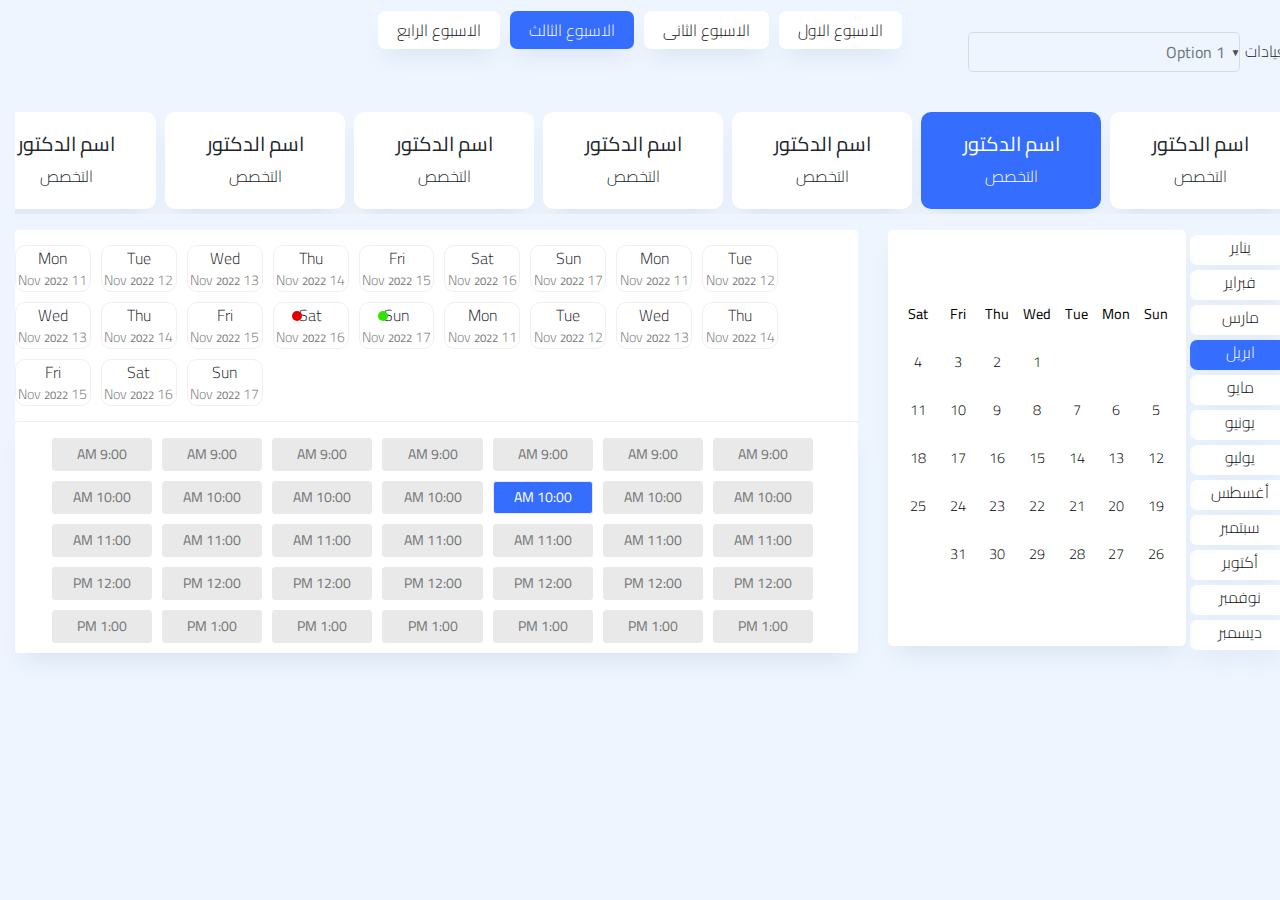
<file: test.html>
<!DOCTYPE html>
<html lang="ar" dir="rtl">

<head>
  <meta charset="UTF-8">
  <meta name="viewport" content="width=device-width, initial-scale=1, shrink-to-fit=no">
  <meta http-equiv="x-ua-compatible" content="ie=edge">
  <title>Material Design for Bootstrap</title>
  <!-- MDB icon -->
  <link rel="icon" href="img/mdb-favicon.ico" type="image/x-icon">
  <!-- Font Awesome -->
  <link rel="stylesheet" href="https://use.fontawesome.com/releases/v5.11.2/css/all.css">
  <link href="https://cdn.jsdelivr.net/npm/bootstrap@5.2.3/dist/css/bootstrap.min.css" rel="stylesheet">
  <!-- Bootstrap core CSS -->
  <link rel="stylesheet" href="css/bootstrap.min.css">
  <!-- Material Design Bootstrap -->
  <link rel="stylesheet" href="css/mdb.min.css">
  <!-- Your custom styles (optional) -->
  <link rel="stylesheet" href="css/style.css">
</head>

<body>


  <div class="doctor-calencar mt-2">
      <div class="row">
        <div class="col-lg-3">

            <!-- Grid row -->
  <div class="form-group row">
    <!-- Material input -->
    <label for="" class="col-sm-2 col-form-label mt-4">العيادات</label>
    <div class="col-sm-10">
      <div class="md-form mt-0">
           <!--Blue select-->
    <select class="mdb-select md-form colorful-select dropdown-primary">
      <option value="1">Option 1</option>
      <option value="2">Option 2</option>
      <option value="3">Option 3</option>
      <option value="4">Option 4</option>
      <option value="5">Option 5</option>
    </select>
        </div>
      </div>
    </div>
  </div>
  <!-- Grid row -->
  <div class="col-lg-6">
          <ul class="week-days">
            <li class=""><a href="">الاسبوع الاول</a></li>
            <li class=""><a href="">الاسبوع الثانى</a></li>
            <li class="active"><a href="">الاسبوع الثالث</a></li>
            <li class=""><a href="">الاسبوع الرابع</a></li>
          </ul>
  </div>

  <div class="col-lg-12">
    <ul class="doctor-list list-unstyled">
      <li class=" doctor-card ">
        <h5 class="font-weight-normal">اسم الدكتور</h5>
        <p>التخصص</p>
      </li>
      <li class=" doctor-card active">
        <h5 class="font-weight-normal">اسم الدكتور</h5>
        <p>التخصص</p>
      </li>
      <li class=" doctor-card ">
        <h5 class="font-weight-normal">اسم الدكتور</h5>
        <p>التخصص</p>
      </li>

      <li class=" doctor-card ">
        <h5 class="font-weight-normal">اسم الدكتور</h5>
        <p>التخصص</p>
      </li>
      <li class=" doctor-card ">
        <h5 class="font-weight-normal">اسم الدكتور</h5>
        <p>التخصص</p>
      </li>
      <li class=" doctor-card ">
        <h5 class="font-weight-normal">اسم الدكتور</h5>
        <p>التخصص</p>
      </li>
      <li class=" doctor-card ">
        <h5 class="font-weight-normal">اسم الدكتور</h5>
        <p>التخصص</p>
      </li>
      <li class=" doctor-card ">
        <h5 class="font-weight-normal">اسم الدكتور</h5>
        <p>التخصص</p>
      </li>
      <li class=" doctor-card ">
        <h5 class="font-weight-normal">اسم الدكتور</h5>
        <p>التخصص</p>
      </li>
    </ul>

  </div>




      </div>



    <div class="row">
      <div class="col-lg-4">
        <div class="row">
          <div class="col-lg-3">
            <ul class="months list-unstyled">
              <li class=""><a href="">يناير</a></li>
              <li class=""><a href="">فبراير</a></li>
              <li class=""><a href="">مارس</a></li>
              <li class="active"><a href="">ابريل</a></li>
              <li class=""><a href="">مايو</a> </li>
              <li class=""><a href="">يونيو</a></li>
              <li class=""><a href="">يوليو</a> </li>
              <li class=""><a href="">أغسطس</a></li>
              <li class=""><a href="">سبتمبر</a> </li>
              <li class=""><a href="">أكتوبر</a> </li>
              <li class=""><a href="">نوفمبر</a> </li>
              <li class=""><a href="">ديسمبر</a> </li>
            </ul>
          </div>
          <div class="col-lg-9">
            <div class="elegant-calencar d-md-flex">
              <div class="calendar-wrap">
                <table id="calendar">
                  <thead>
                    <tr>
                      <th>Sun</th>
                      <th>Mon</th>
                      <th>Tue</th>
                      <th>Wed</th>
                      <th>Thu</th>
                      <th>Fri</th>
                      <th>Sat</th>
                    </tr>
                  </thead>
                  <tbody>
                    <tr>
                      <td></td>
                      <td></td>
                      <td></td>
                      <td></td>
                      <td></td>
                      <td></td>
                      <td></td>
                    </tr>
                    <tr>
                      <td></td>
                      <td></td>
                      <td></td>
                      <td></td>
                      <td></td>
                      <td></td>
                      <td></td>
                    </tr>
                    <tr>
                      <td></td>
                      <td></td>
                      <td></td>
                      <td></td>
                      <td></td>
                      <td></td>
                      <td></td>
                    </tr>
                    <tr>
                      <td></td>
                      <td></td>
                      <td></td>
                      <td></td>
                      <td></td>
                      <td></td>
                      <td></td>
                    </tr>
                    <tr>
                      <td></td>
                      <td></td>
                      <td></td>
                      <td></td>
                      <td></td>
                      <td></td>
                      <td></td>
                    </tr>
                    <tr>
                      <td></td>
                      <td></td>
                      <td></td>
                      <td></td>
                      <td></td>
                      <td></td>
                      <td></td>
                    </tr>
                  </tbody>
                </table>
              </div>
            </div>
          </div>
        </div>
      </div>
      <div class="col-lg-8">
        <div class="row">

          <div class="col-lg-12">
            <div class="schedule">
                         <!-- Schedule Header -->
                         <div class="schedule-header">
                          <div class="row">
                            <div class="col-md-12">
                              <!-- Day Slot -->
                              <div class="day-slot">
                                <ul class="list-unstyled">
                                  <li><span>Mon</span><span class="slot-date">11 Nov <small
                                        class="slot-year">2022</small></span></li>
                                  <li><span>Tue</span><span class="slot-date">12 Nov <small
                                        class="slot-year">2022</small></span></li>
                                  <li><span>Wed</span><span class="slot-date">13 Nov <small
                                        class="slot-year">2022</small></span></li>
                                  <li><span>Thu</span><span class="slot-date">14 Nov <small
                                        class="slot-year">2022</small></span></li>
                                  <li><span>Fri</span><span class="slot-date">15 Nov <small
                                        class="slot-year">2022</small></span></li>
                                  <li><span>Sat</span><span class="slot-date">16 Nov <small
                                        class="slot-year">2022</small></span></li>
                                  <li><span>Sun</span><span class="slot-date">17 Nov <small
                                        class="slot-year">2022</small></span></li>
                                        <li><span>Mon</span><span class="slot-date">11 Nov <small
                                          class="slot-year">2022</small></span></li>
                                    <li><span>Tue</span><span class="slot-date">12 Nov <small
                                          class="slot-year">2022</small></span></li>
                                    <li><span>Wed</span><span class="slot-date">13 Nov <small
                                          class="slot-year">2022</small></span></li>
                                    <li><span>Thu</span><span class="slot-date">14 Nov <small
                                          class="slot-year">2022</small></span></li>
                                    <li><span>Fri</span><span class="slot-date">15 Nov <small
                                          class="slot-year">2022</small></span></li>
                                    <li><span>Sat</span><span class="slot-date">16 Nov <small
                                          class="slot-year">2022</small></span>   
                                            <span class="red-dot"></span>
                                        </li>
                                    <li><span>Sun</span><span class="slot-date">17 Nov <small
                                          class="slot-year">2022</small></span>
                                          <span class="green-dot"></span>
                                        </li>
                                          <li><span>Mon</span><span class="slot-date">11 Nov <small
                                            class="slot-year">2022</small></span></li>
                                      <li><span>Tue</span><span class="slot-date">12 Nov <small
                                            class="slot-year">2022</small></span></li>
                                      <li><span>Wed</span><span class="slot-date">13 Nov <small
                                            class="slot-year">2022</small></span></li>
                                      <li><span>Thu</span><span class="slot-date">14 Nov <small
                                            class="slot-year">2022</small></span></li>
                                      <li><span>Fri</span><span class="slot-date">15 Nov <small
                                            class="slot-year">2022</small></span></li>
                                      <li><span>Sat</span><span class="slot-date">16 Nov <small
                                            class="slot-year">2022</small></span></li>
                                      <li><span>Sun</span><span class="slot-date">17 Nov <small
                                            class="slot-year">2022</small></span></li>
                                </ul>
                              </div><!-- /Day Slot -->
                            </div>
                          </div>
                        </div><!-- /Schedule Header -->
              <div class="card booking-schedule schedule-widget">
     
                <!-- Schedule Content -->
                <div class="schedule-cont pa-2">
                  <div class="row">
                    <div class="col-md-12">
                      <!-- Time Slot -->
                      <div class="time-slot">
                        <ul class="">
                          <li><a class="timing" href=""><span>9:00</span> <span>AM</span></a><a class="timing"
                              href=""><span>10:00</span> <span>AM</span></a><a class="timing" href=""><span>11:00</span>
                              <span>AM</span></a>
                              <a class="timing" href=""><span>12:00</span>
                                <span>PM</span></a>
                                <a class="timing" href=""><span>1:00</span>
                                  <span>PM</span></a>
                            </li>
                          <li><a class="timing" href=""><span>9:00</span> <span>AM</span></a><a class="timing"
                              href=""><span>10:00</span> <span>AM</span></a><a class="timing" href=""><span>11:00</span>
                              <span>AM</span></a>
                              <a class="timing" href=""><span>12:00</span>
                                <span>PM</span></a>
                                <a class="timing" href=""><span>1:00</span>
                                  <span>PM</span></a>
                            </li>
                          <li><a class="timing" href=""><span>9:00</span> <span>AM</span></a><a class="timing"
                              href=""><span>10:00</span> <span>AM</span></a><a class="timing" href=""><span>11:00</span>
                              <span>AM</span></a>
                              <a class="timing" href=""><span>12:00</span>
                                <span>PM</span></a>
                                <a class="timing" href=""><span>1:00</span>
                                  <span>PM</span></a>
                            </li>
                          <li><a class="timing" href=""><span>9:00</span> <span>AM</span></a><a class="timing"
                              href=""><span>10:00</span> <span>AM</span></a><a class="timing" href=""><span>11:00</span>
                              <span>AM</span></a>
                              <a class="timing" href=""><span>12:00</span>
                                <span>PM</span></a>
                                <a class="timing" href=""><span>1:00</span>
                                  <span>PM</span></a>
                            </li>
                          <li><a class="timing" href=""><span>9:00</span> <span>AM</span></a><a class="timing selected"
                              href=""><span>10:00</span> <span>AM</span></a><a class="timing" href=""><span>11:00</span>
                              <span>AM</span></a>
                              <a class="timing" href=""><span>12:00</span>
                                <span>PM</span></a>
                                <a class="timing" href=""><span>1:00</span>
                                  <span>PM</span></a>
                            </li>
                          <li><a class="timing" href=""><span>9:00</span> <span>AM</span></a><a class="timing"
                              href=""><span>10:00</span> <span>AM</span></a><a class="timing" href=""><span>11:00</span>
                              <span>AM</span></a>
                              <a class="timing" href=""><span>12:00</span>
                                <span>PM</span></a>
                                <a class="timing" href=""><span>1:00</span>
                                  <span>PM</span></a>
                            </li>
                          <li><a class="timing" href=""><span>9:00</span> <span>AM</span></a><a class="timing"
                              href=""><span>10:00</span> <span>AM</span></a><a class="timing" href=""><span>11:00</span>
                              <span>AM</span></a>
                              <a class="timing" href=""><span>12:00</span>
                                <span>PM</span></a>
                                <a class="timing" href=""><span>1:00</span>
                                  <span>PM</span></a>
                            </li>

                        </ul>
                      </div><!-- /Time Slot -->
                    </div>
                  </div>
                </div><!-- /Schedule Content -->

              </div>
            </div>
          </div>
        </div>




      </div>
    </div>
  </div>


  <!-- jQuery -->
  <script type="text/javascript" src="js/jquery.min.js"></script>
  <!-- Bootstrap tooltips -->
  <script type="text/javascript" src="js/popper.min.js"></script>
  <!-- Bootstrap core JavaScript -->
  <script type="text/javascript" src="js/bootstrap.min.js"></script>
  <!-- MDB core JavaScript -->
  <script type="text/javascript" src="js/mdb.min.js"></script>
  <!-- Your custom scripts (optional) -->
  <script type="text/javascript" src="js/main.js"></script>


  <script>
    // Material Select Initialization
    $(document).ready(function() {
    $('.mdb-select').materialSelect();
    });
  </script>

</body>

</html>
</file>
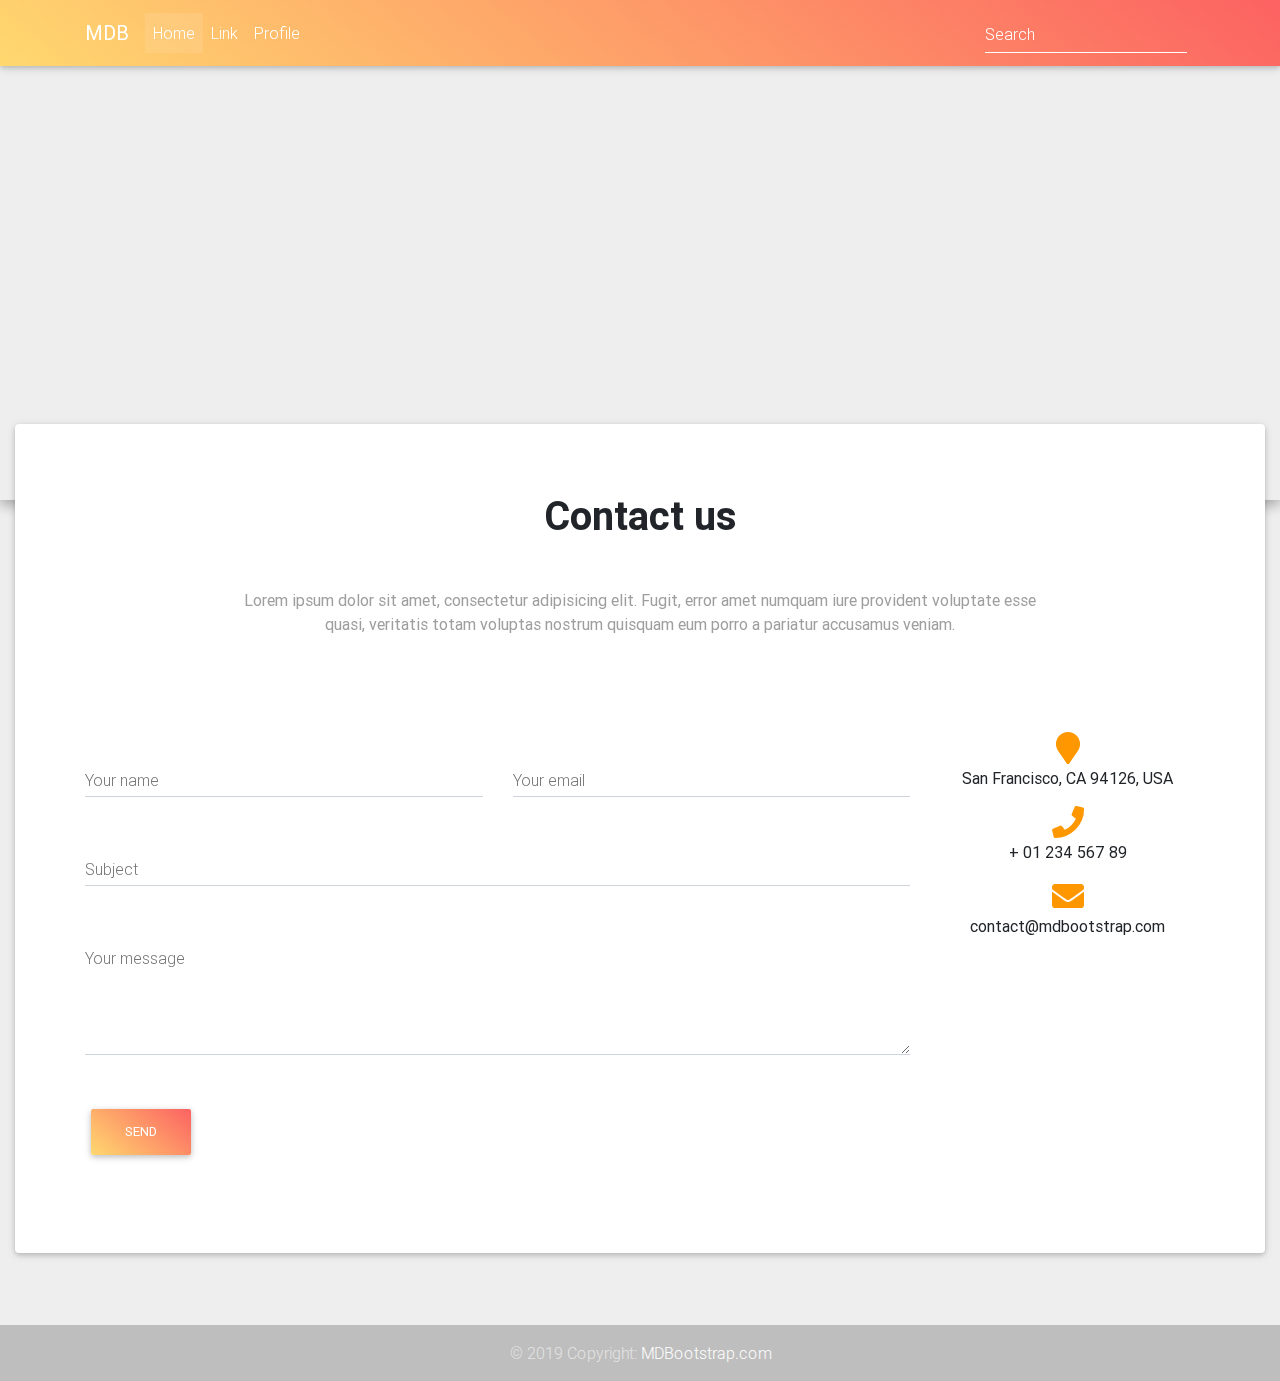
<file: templates/contact-us.html>
<!DOCTYPE html>
<html lang="en" class="">

<head>
  <!-- Required meta tags always come first -->
  <meta charset="utf-8">
  <meta name="viewport" content="width=device-width, initial-scale=1, shrink-to-fit=no">
  <meta http-equiv="x-ua-compatible" content="ie=edge">
  <title>Material Design Bootstrap Template</title>

  <!-- Font Awesome -->
  <link rel="stylesheet" href="https://use.fontawesome.com/releases/v5.11.2/css/all.css">
  <!-- Bootstrap core CSS -->
  <link href="../css/bootstrap.min.css" rel="stylesheet">
  <!-- Material Design Bootstrap -->
  <link href="../css/mdb.min.css" rel="stylesheet">

  <style>

    .btn .fas, .btn .fab, .btn .far {
      margin-left: 3px;
    }

    h6 {
      line-height: 1.7;
    }

    footer.page-footer {
      margin-top: 0px;
      padding-top: 0px;
    }

    body {
      background-color: #eee;
    }

    .btn.peach-gradient {
      color: #fff !important;
    }

    .map-container-section {
      overflow:hidden;
      /* padding-bottom:56.25%; */
      position:relative;
      height:0;
    }
  .map-container-section iframe {
      left:0;
      top:0;
      height:100%;
      width:100%;
      position:absolute;
    }

  </style>

</head>

<body>

  <!--Main Navigation-->
  <header>

    <!--Navbar-->
    <nav class="navbar navbar-expand-lg navbar-dark fixed-top scrolling-navbar peach-gradient">
      <div class="container">
        <a class="navbar-brand" href="#">
          <strong>MDB</strong>
        </a>
        <button class="navbar-toggler" type="button" data-toggle="collapse" data-target="#navbarSupportedContent-7"
          aria-controls="navbarSupportedContent-7" aria-expanded="false" aria-label="Toggle navigation">
          <span class="navbar-toggler-icon"></span>
        </button>
        <div class="collapse navbar-collapse" id="navbarSupportedContent-7">
          <ul class="navbar-nav mr-auto">
            <li class="nav-item active">
              <a class="nav-link" href="#">Home
                <span class="sr-only">(current)</span>
              </a>
            </li>
            <li class="nav-item">
              <a class="nav-link" href="#">Link</a>
            </li>
            <li class="nav-item">
              <a class="nav-link" href="#">Profile</a>
            </li>
          </ul>
          <form class="form-inline">
            <div class="md-form my-0">
              <input class="form-control mr-sm-2" type="text" placeholder="Search" aria-label="Search">
            </div>
          </form>
        </div>
      </div>
    </nav>

    <section>
      <div id="map-container-demo-section" class="z-depth-1-half map-container-section mb-4" style="height: 500px">
        <iframe src="https://maps.google.com/maps?q=Manhatan&t=&z=15&ie=UTF8&iwloc=&output=embed" frameborder="0" style="border:0"></iframe>
      </div>
    </section>

  </header>
  <!--Main Navigation-->

  <!--Main Layout-->
  <main>

    <div class="container-fluid mb-5">

      <!--Grid row-->
      <div class="row" style="margin-top: -100px;">

        <!--Grid column-->
        <div class="col-md-12">

          <div class="card pb-5">
            <div class="card-body">

              <div class="container">

                <!--Section: Contact v.2-->
                <section class="section">

                  <!--Section heading-->
                  <h2 class="font-weight-bold text-center h1 my-5">Contact us</h2>
                  <!--Section description-->
                  <p class="text-center grey-text mb-5 mx-auto w-responsive">Lorem ipsum dolor sit amet, consectetur
                    adipisicing elit. Fugit, error amet numquam iure provident voluptate
                    esse quasi, veritatis totam voluptas nostrum quisquam eum porro a pariatur accusamus veniam.</p>

                  <div class="row pt-5">

                    <!--Grid column-->
                    <div class="col-md-8 col-xl-9">
                      <form>

                        <!--Grid row-->
                        <div class="row">

                          <!--Grid column-->
                          <div class="col-md-6">
                            <div class="md-form">
                              <input type="text" id="contact-name" class="form-control">
                              <label for="contact-name" class="">Your name</label>
                            </div>
                          </div>
                          <!--Grid column-->

                          <!--Grid column-->
                          <div class="col-md-6">
                            <div class="md-form">
                              <input type="text" id="contact-email" class="form-control">
                              <label for="contact-email" class="">Your email</label>
                            </div>
                          </div>
                          <!--Grid column-->

                        </div>
                        <!--Grid row-->

                        <!--Grid row-->
                        <div class="row">
                          <div class="col-md-12">
                            <div class="md-form">
                              <input type="text" id="contact-Subject" class="form-control">
                              <label for="contact-Subject" class="">Subject</label>
                            </div>
                          </div>
                        </div>
                        <!--Grid row-->

                        <!--Grid row-->
                        <div class="row">

                          <!--Grid column-->
                          <div class="col-md-12">

                            <div class="md-form">
                              <textarea type="text" id="contact-message" class="md-textarea form-control" rows="3"></textarea>
                              <label for="contact-message">Your message</label>
                            </div>

                          </div>
                        </div>
                        <!--Grid row-->

                      </form>

                      <div class="text-center text-md-left my-4">
                        <a class="btn peach-gradient">Send</a>
                      </div>
                    </div>
                    <!--Grid column-->

                    <!--Grid column-->
                    <div class="col-md-4 col-xl-3">
                      <ul class="contact-icons text-center list-unstyled">
                        <li>
                          <i class="fas fa-map-marker fa-2x orange-text"></i>
                          <p>San Francisco, CA 94126, USA</p>
                        </li>

                        <li>
                          <i class="fas fa-phone fa-2x orange-text"></i>
                          <p>+ 01 234 567 89</p>
                        </li>

                        <li>
                          <i class="fas fa-envelope fa-2x orange-text"></i>
                          <p>contact@mdbootstrap.com</p>
                        </li>
                      </ul>
                    </div>
                    <!--Grid column-->

                  </div>

                </section>
                <!--Section: Contact v.2-->

              </div>
            </div>

          </div>
          <!--Grid column-->

        </div>
        <!--Grid row-->

      </div>

    </div>

  </main>
  <!--Main Layout-->

  <!--Footer-->
  <footer class="page-footer pt-4 mt-4   grey lighten-3 text-center text-md-left">

    <!--Copyright-->
    <div class="footer-copyright text-center py-3 wow fadeIn" data-wow-delay="0.3s">
      <div class="container-fluid">
        &copy; 2019 Copyright:
        <a href="https://mdbootstrap.com/docs/jquery/"> MDBootstrap.com </a>

      </div>
    </div>
    <!--/Copyright-->

  </footer>
  <!--/Footer-->

  <!--  SCRIPTS  -->
  <!-- JQuery -->
  <script type="text/javascript" src="../js/jquery.min.js"></script>
  <!-- Bootstrap tooltips -->
  <script type="text/javascript" src="../js/popper.min.js"></script>
  <!-- Bootstrap core JavaScript -->
  <script type="text/javascript" src="../js/bootstrap.min.js"></script>
  <!-- MDB core JavaScript -->
  <script type="text/javascript" src="../js/mdb.min.js"></script>
  <script>
    new WOW().init();

  </script>

  
</body>

</html>
</file>
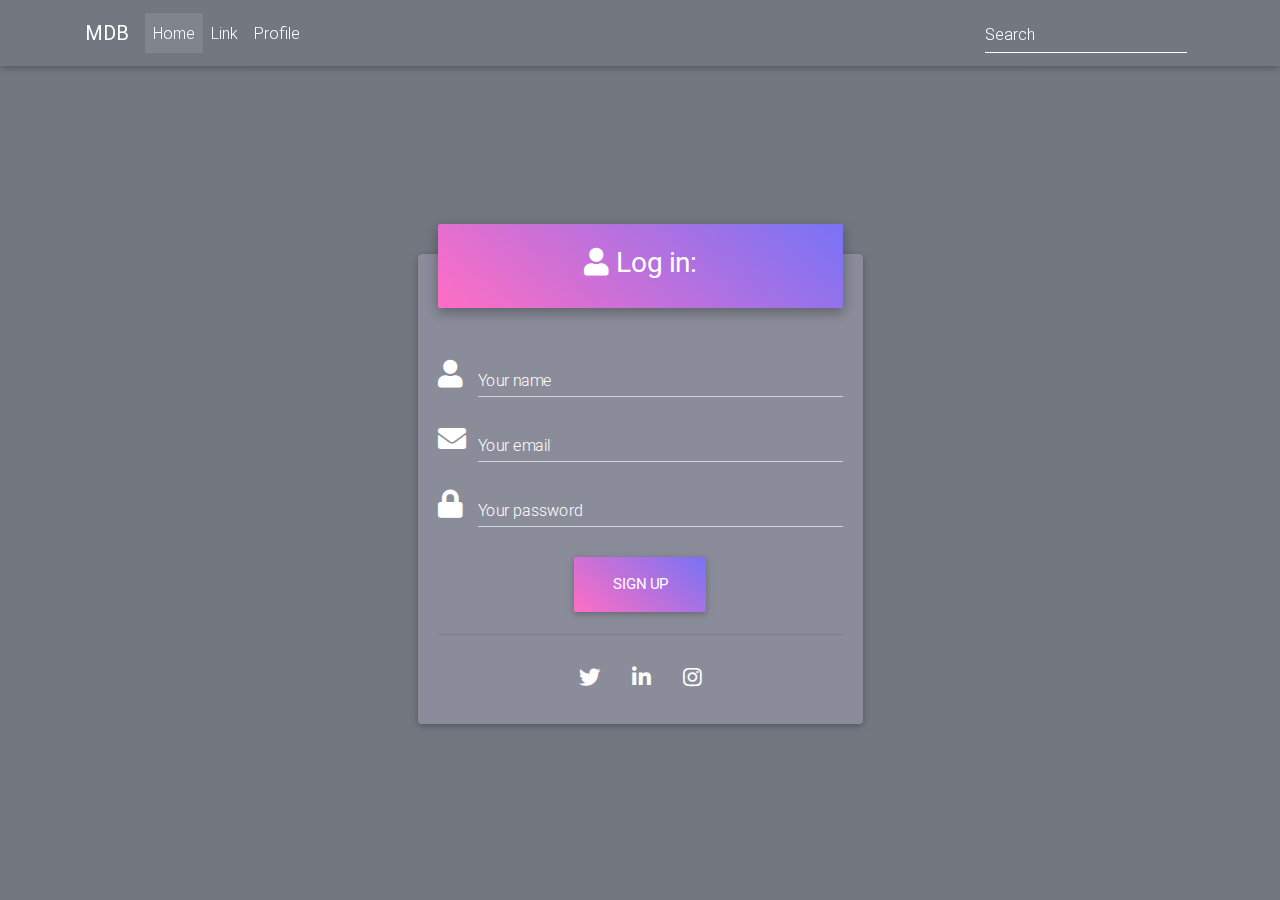
<file: templates/login-page.html>
<!DOCTYPE html>
<html lang="en">

<head>
  <!-- Required meta tags always come first -->
  <meta charset="utf-8">
  <meta name="viewport" content="width=device-width, initial-scale=1, shrink-to-fit=no">
  <meta http-equiv="x-ua-compatible" content="ie=edge">
  <title>Material Design Bootstrap Template</title>

  <!-- Font Awesome -->
  <link rel="stylesheet" href="https://use.fontawesome.com/releases/v5.11.2/css/all.css">
  <!-- Bootstrap core CSS -->
  <link href="../css/bootstrap.min.css" rel="stylesheet">
  <!-- Material Design Bootstrap -->
  <link href="../css/mdb.min.css" rel="stylesheet">

  <style>

    html,
        body,
        header,
        .view {
          height: 100vh;
        }

        @media (max-width: 740px) {
          html,
          body,
          header,
          .view {
            height: 815px;
          }
        }

        @media (min-width: 800px) and (max-width: 850px) {
          html,
          body,
          header,
          .view  {
            height: 650px;
          }
        }

        .intro-2 {
            background: url("https://mdbootstrap.com/img/Photos/Horizontal/Nature/full page/img%20(11).jpg")no-repeat center center;
            background-size: cover;
        }
        .top-nav-collapse {
            background-color: #3f51b5 !important;
        }
        .navbar:not(.top-nav-collapse) {
            background: transparent !important;
        }
        @media (max-width: 768px) {
            .navbar:not(.top-nav-collapse) {
                background: #3f51b5 !important;
            }
        }
        @media (min-width: 800px) and (max-width: 850px) {
            .navbar:not(.top-nav-collapse) {
                background: #3f51b5!important;
            }
        }

        .card {
            background-color: rgba(229, 228, 255, 0.2);
        }
        .md-form label {
            color: #ffffff;
        }
        h6 {
            line-height: 1.7;
        }


        .card {
            margin-top: 30px;
            /*margin-bottom: -45px;*/

        }

        .md-form input[type=text]:focus:not([readonly]),
        .md-form input[type=password]:focus:not([readonly]) {
            border-bottom: 1px solid #8EDEF8;
            box-shadow: 0 1px 0 0 #8EDEF8;
        }
        .md-form input[type=text]:focus:not([readonly])+label,
        .md-form input[type=password]:focus:not([readonly])+label {
            color: #8EDEF8;
        }

        .md-form .form-control {
            color: #fff;
        }


    </style>

</head>

<body>


  <!--Main Navigation-->
  <header>

    <nav class="navbar navbar-expand-lg navbar-dark fixed-top scrolling-navbar">
      <div class="container">
        <a class="navbar-brand" href="#"><strong>MDB</strong></a>
        <button class="navbar-toggler" type="button" data-toggle="collapse" data-target="#navbarSupportedContent-7"
          aria-controls="navbarSupportedContent-7" aria-expanded="false" aria-label="Toggle navigation">
          <span class="navbar-toggler-icon"></span>
        </button>
        <div class="collapse navbar-collapse" id="navbarSupportedContent-7">
          <ul class="navbar-nav mr-auto">
            <li class="nav-item active">
              <a class="nav-link" href="#">Home <span class="sr-only">(current)</span></a>
            </li>
            <li class="nav-item">
              <a class="nav-link" href="#">Link</a>
            </li>
            <li class="nav-item">
              <a class="nav-link" href="#">Profile</a>
            </li>
          </ul>
          <form class="form-inline">
            <div class="md-form my-0">
              <input class="form-control mr-sm-2" type="text" placeholder="Search" aria-label="Search">
            </div>
          </form>
        </div>
      </div>
    </nav>

    <!--Intro Section-->
    <section class="view intro-2">
      <div class="mask rgba-stylish-strong h-100 d-flex justify-content-center align-items-center">
        <div class="container">
          <div class="row">
            <div class="col-xl-5 col-lg-6 col-md-10 col-sm-12 mx-auto mt-lg-5">

              <!--Form with header-->
              <div class="card wow fadeIn" data-wow-delay="0.3s">
                <div class="card-body">

                  <!--Header-->
                  <div class="form-header purple-gradient">
                    <h3><i class="fas fa-user mt-2 mb-2"></i> Log in:</h3>
                  </div>

                  <!--Body-->
                  <div class="md-form">
                    <i class="fas fa-user prefix white-text"></i>
                    <input type="text" id="orangeForm-name" class="form-control">
                    <label for="orangeForm-name">Your name</label>
                  </div>
                  <div class="md-form">
                    <i class="fas fa-envelope prefix white-text"></i>
                    <input type="text" id="orangeForm-email" class="form-control">
                    <label for="orangeForm-email">Your email</label>
                  </div>

                  <div class="md-form">
                    <i class="fas fa-lock prefix white-text"></i>
                    <input type="password" id="orangeForm-pass" class="form-control">
                    <label for="orangeForm-pass">Your password</label>
                  </div>

                  <div class="text-center">
                    <button class="btn purple-gradient btn-lg">Sign up</button>
                    <hr>
                    <div class="inline-ul text-center d-flex justify-content-center">
                      <a class="p-2 m-2 fa-lg tw-ic"><i class="fab fa-twitter white-text"></i></a>
                      <a class="p-2 m-2 fa-lg li-ic"><i class="fab fa-linkedin-in white-text"> </i></a>
                      <a class="p-2 m-2 fa-lg ins-ic"><i class="fab fa-instagram white-text"> </i></a>
                    </div>
                  </div>

                </div>
              </div>
              <!--/Form with header-->

            </div>
          </div>
        </div>
      </div>
    </section>

  </header>
  <!--Main Navigation-->


  <!--  SCRIPTS  -->
  <!-- JQuery -->
  <script type="text/javascript" src="../js/jquery.min.js"></script>
  <!-- Bootstrap tooltips -->
  <script type="text/javascript" src="../js/popper.min.js"></script>
  <!-- Bootstrap core JavaScript -->
  <script type="text/javascript" src="../js/bootstrap.min.js"></script>
  <!-- MDB core JavaScript -->
  <script type="text/javascript" src="../js/mdb.min.js"></script>
  <script>
    new WOW().init();

  </script>
</body>

</html>
</file>
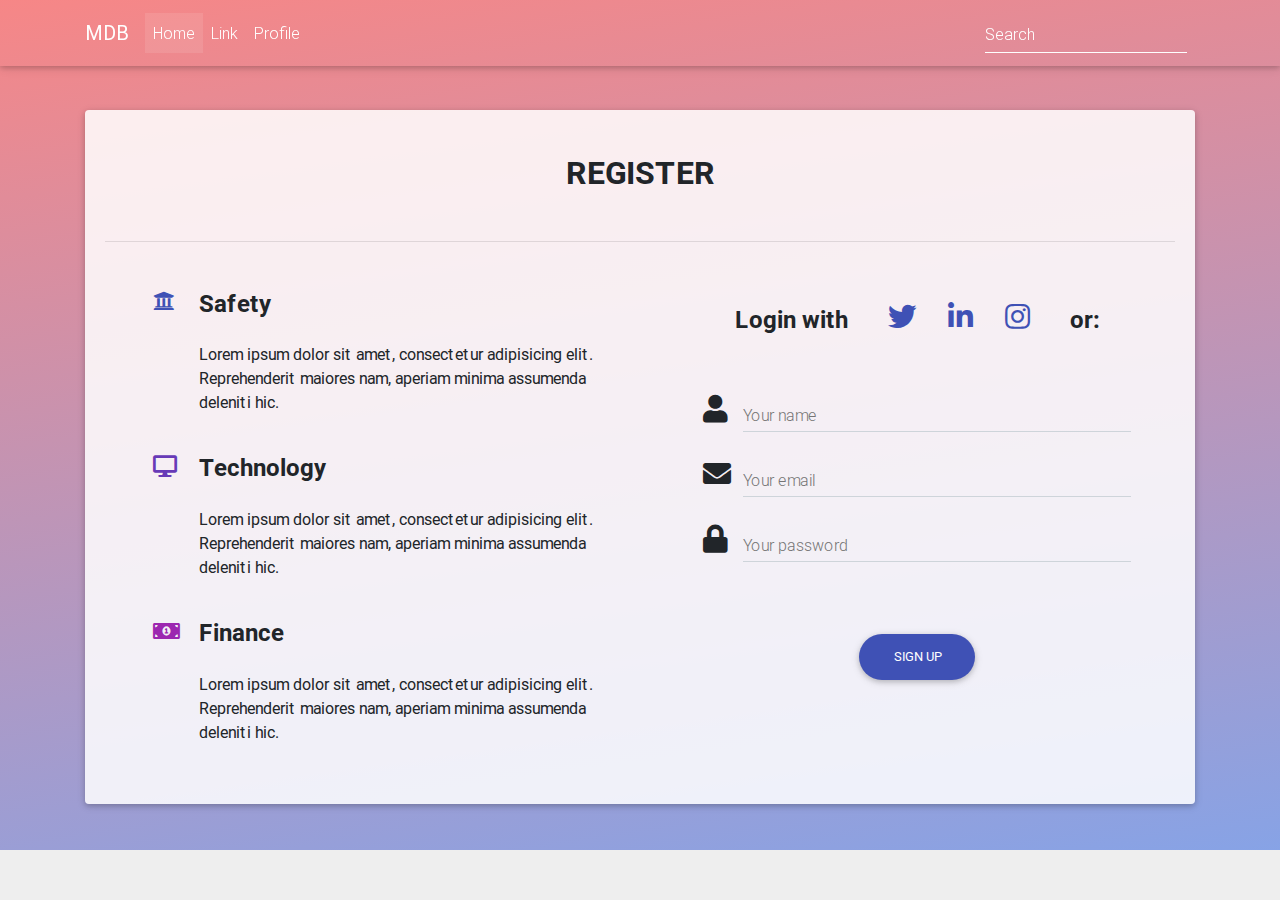
<file: templates/signup-page.html>
<!DOCTYPE html>
<html lang="en">

<head>
  <!-- Required meta tags always come first -->
  <meta charset="utf-8">
  <meta name="viewport" content="width=device-width, initial-scale=1, shrink-to-fit=no">
  <meta http-equiv="x-ua-compatible" content="ie=edge">
  <title>Material Design Bootstrap Template</title>

  <!-- Font Awesome -->
  <link rel="stylesheet" href="https://use.fontawesome.com/releases/v5.11.2/css/all.css">
  <!-- Bootstrap core CSS -->
  <link href="../css/bootstrap.min.css" rel="stylesheet">
  <!-- Material Design Bootstrap -->
  <link href="../css/mdb.min.css" rel="stylesheet">

  <style>

    html,
    body,
    header,
    .view {
      height: 100%;
    }

    @media (min-width: 851px) and (max-width: 1440px) {
      html,
      body,
      header,
      .view {
        height: 850px;
      }
    }

    @media (min-width: 800px) and (max-width: 850px) {
      html,
      body,
      header,
      .view {
        height: 1000px;
      }
    }

    @media (min-width: 451px) and (max-width: 740px) {
      html,
      body,
      header,
      .view {
        height: 1200px;
      }
    }

    @media (max-width: 450px) {
      html,
      body,
      header,
      .view {
        height: 1400px;
      }
    }

    .intro-2 {
      background: url("https://mdbootstrap.com/img/Photos/Others/forest1.jpg")no-repeat center center;
      background-size: cover;
    }

    .top-nav-collapse {
      background-color: #3f51b5 !important;
    }

    .navbar:not(.top-nav-collapse) {
      background: transparent !important;
    }

    @media (max-width: 768px) {
      .navbar:not(.top-nav-collapse) {
        background: #3f51b5 !important;
      }
    }
    @media (min-width: 800px) and (max-width: 850px) {
        .navbar:not(.top-nav-collapse) {
            background: #3f51b5!important;
        }
    }

    .rgba-gradient {
      background: -webkit-linear-gradient(98deg, rgba(22, 91, 231, 0.5), rgba(255, 32, 32, 0.5) 100%);
      background: -webkit-gradient(linear, 98deg, from(rgba(22, 91, 231, 0.5)), to(rgba(255, 32, 32, 0.5)));
      background: linear-gradient(to 98deg, rgba(22, 91, 231, 0.5), rgba(255, 32, 32, 0.5) 100%);
    }

    .card {
      background-color: rgba(255, 255, 255, 0.85);
    }

    h6 {
      line-height: 1.7;
    }
  </style>

</head>

<body>

  <!--Main Navigation-->
  <header>

    <!-- Navbar -->
    <nav class="navbar navbar-expand-lg navbar-dark fixed-top scrolling-navbar">
      <div class="container">
        <a class="navbar-brand" href="#">
          <strong>MDB</strong>
        </a>
        <button class="navbar-toggler" type="button" data-toggle="collapse" data-target="#navbarSupportedContent-7"
          aria-controls="navbarSupportedContent-7" aria-expanded="false" aria-label="Toggle navigation">
          <span class="navbar-toggler-icon"></span>
        </button>
        <div class="collapse navbar-collapse" id="navbarSupportedContent-7">
          <ul class="navbar-nav mr-auto">
            <li class="nav-item active">
              <a class="nav-link" href="#">Home
                <span class="sr-only">(current)</span>
              </a>
            </li>
            <li class="nav-item">
              <a class="nav-link" href="#">Link</a>
            </li>
            <li class="nav-item">
              <a class="nav-link" href="#">Profile</a>
            </li>
          </ul>
          <form class="form-inline">
            <div class="md-form my-0">
              <input class="form-control mr-sm-2" type="text" placeholder="Search" aria-label="Search">
            </div>
          </form>
        </div>
      </div>
    </nav>
    <!-- Navbar -->

    <!--Intro Section-->
    <section class="view intro-2">
      <div class="mask rgba-gradient">
        <div class="container h-100 d-flex justify-content-center align-items-center">

          <!--Grid row-->
          <div class="row  pt-5 mt-3">

            <!--Grid column-->
            <div class="col-md-12">

              <div class="card">
                <div class="card-body">

                  <h2 class="font-weight-bold my-4 text-center mb-5 mt-4 font-weight-bold">
                    <strong>REGISTER</strong>
                  </h2>
                  <hr>

                  <!--Grid row-->
                  <div class="row mt-5">

                    <!--Grid column-->
                    <div class="col-md-6 ml-lg-5 ml-md-3">

                      <!--Grid row-->
                      <div class="row pb-4">
                        <div class="col-2 col-lg-1">
                          <i class="fas fa-university indigo-text fa-lg"></i>
                        </div>
                        <div class="col-10">
                          <h4 class="font-weight-bold mb-4">
                            <strong>Safety</strong>
                          </h4>
                          <p class="">Lorem ipsum dolor sit amet, consectetur adipisicing elit. Reprehenderit maiores
                            nam, aperiam
                            minima assumenda deleniti hic.</p>
                        </div>
                      </div>
                      <!--Grid row-->

                      <!--Grid row-->
                      <div class="row pb-4">
                        <div class="col-2 col-lg-1">
                          <i class="fas fa-desktop deep-purple-text fa-lg"></i>
                        </div>
                        <div class="col-10">
                          <h4 class="font-weight-bold mb-4">
                            <strong>Technology</strong>
                          </h4>
                          <p class="">Lorem ipsum dolor sit amet, consectetur adipisicing elit. Reprehenderit maiores
                            nam, aperiam
                            minima assumenda deleniti hic.</p>
                        </div>
                      </div>
                      <!--Grid row-->

                      <!--Grid row-->
                      <div class="row pb-4">
                        <div class="col-2 col-lg-1">
                          <i class="fas fa-money-bill-alt purple-text fa-lg"></i>
                        </div>
                        <div class="col-10">
                          <h4 class="font-weight-bold mb-4">
                            <strong>Finance</strong>
                          </h4>
                          <p class="">Lorem ipsum dolor sit amet, consectetur adipisicing elit. Reprehenderit maiores
                            nam, aperiam
                            minima assumenda deleniti hic.</p>
                        </div>
                      </div>
                      <!--Grid row-->

                    </div>
                    <!--Grid column-->

                    <!--Grid column-->
                    <div class="col-md-5">

                      <!--Grid row-->
                      <div class="row pb-4 d-flex justify-content-center mb-4">

                        <h4 class="mt-3 mr-4">
                          <strong>Login with</strong>
                        </h4>

                        <div class="inline-ul text-center d-flex justify-content-center">
                          <a class="p-2 m-2 fa-lg tw-ic">
                            <i class="fab fa-twitter fa-lg indigo-text"></i>
                          </a>
                          <a class="p-2 m-2 fa-lg li-ic">
                            <i class="fab fa-linkedin-in fa-lg indigo-text"> </i>
                          </a>
                          <a class="p-2 m-2 fa-lg ins-ic">
                            <i class="fab fa-instagram fa-lg indigo-text"> </i>
                          </a>
                        </div>

                        <h4 class="mt-3 ml-4">
                          <strong>or:</strong>
                        </h4>

                      </div>
                      <!--/Grid row-->

                      <!--Body-->
                      <div class="md-form">
                        <i class="fas fa-user prefix"></i>
                        <input type="text" id="orangeForm-name" class="form-control">
                        <label for="orangeForm-name">Your name</label>
                      </div>
                      <div class="md-form">
                        <i class="fas fa-envelope prefix"></i>
                        <input type="text" id="orangeForm-email" class="form-control">
                        <label for="orangeForm-email">Your email</label>
                      </div>

                      <div class="md-form">
                        <i class="fas fa-lock prefix"></i>
                        <input type="password" id="orangeForm-pass" class="form-control">
                        <label for="orangeForm-pass">Your password</label>
                      </div>

                      <div class="text-center">
                        <button class="btn btn-indigo btn-rounded mt-5">Sign up</button>
                      </div>

                    </div>
                    <!--Grid column-->

                  </div>
                  <!--Grid row-->

                </div>
              </div>

            </div>
            <!--Grid column-->

          </div>
          <!--Grid row-->

        </div>
      </div>
    </section>
    <!--Intro Section-->

  </header>
  <!--Main Navigation-->

  <!--  SCRIPTS  -->
  <!-- JQuery -->
  <script type="text/javascript" src="../js/jquery.min.js"></script>
  <!-- Bootstrap tooltips -->
  <script type="text/javascript" src="../js/popper.min.js"></script>
  <!-- Bootstrap core JavaScript -->
  <script type="text/javascript" src="../js/bootstrap.min.js"></script>
  <!-- MDB core JavaScript -->
  <script type="text/javascript" src="../js/mdb.min.js"></script>
  <script>
    new WOW().init();

  </script>
</body>

</html>
</file>
<file: css/style.css>
@import url('https://fonts.googleapis.com/css2?family=Cairo:wght@200;300;400;500;600;700;800;900;1000&display=swap');


body {
    font-family: 'Cairo', sans-serif;
    background: #eef5ff;
    overflow-x: hidden;
}

a {
    color: #121212;
}
ul {
    list-style: none;
}
/* width */
::-webkit-scrollbar {
    width: 5px;
    height: 5px;
}

/* Track */
::-webkit-scrollbar-track {
    background: #f1f1f1;
}

/* Handle */
::-webkit-scrollbar-thumb {
    background: transparent;
}

/* Handle on hover */
::-webkit-scrollbar-thumb:hover {
    background: #356dff;
}

ul.months {
    list-style: none;
    /*     height: 400px;
    overflow-y: scroll;
    width: 130px; */
}


.list-unstyled {
    padding-left: 0;
    list-style: none;
    padding-right: 0;
}

ul.months li {
    width: 100px;
    height: 30px;
    line-height: 25px;
    text-align: center;
    vertical-align: middle;
    border-radius: 7px;
    margin: 5px;
    background: #fff;
    box-shadow: 0px 14px 22px -9px rgb(187 203 216 / 47%) !important;
    transition: all 0.5s ease-in-out;
    -webkit-transition: all 0.5s ease-in-out;
    -moz-transition: all 0.5s ease-in-out;
    -ms-transition: all 0.5s ease-in-out;
    -o-transition: all 0.5s ease-in-out;
}

ul.months li.active {
    background-color: #356dff;
}

ul.months li:hover {
    background-color: #356dff;
}


ul.months li.active a {
    color: #fff !important;
}

ul.months li:hover a {
    color: #fff !important;
}



.elegant-calencar {
    max-width: 700px;
    text-align: center;
    position: relative;
    margin: 0 auto;
    overflow: hidden;
    border-radius: 5px;
    box-shadow: 0px 14px 22px -9px rgb(187 203 216 / 47%) !important;
}


.head-day {
    font-size: 8em;
    line-height: 1;
    color: #fff;
}

.head-month {
    font-size: 2em;
    line-height: 1;
    color: #fff;
    font-size: 18px;
    text-transform: uppercase;
}

.calendar-wrap {
    width: 100%;
    background: #fff;
    padding: 60px 10px 20px 10px;
}

#calendar {
    width: 100%;
}

#calendar tr {
    height: 3em;
}

#calendar thead tr {
    color: #000;
    font-weight: 700;
}

#calendar tbody tr {
    color: #000;
}

#calendar tbody td {
    width: 14%;
    border-radius: 50%;
    cursor: pointer;
    -webkit-transition: all 0.2s ease-in;
    -o-transition: all 0.2s ease-in;
    transition: all 0.2s ease-in;
    position: relative;
    z-index: 0;
}

#calendar tbody td:after {
    position: absolute;
    top: 50%;
    left: 0;
    right: 0;
    bottom: 0;
    content: '';
    width: 44px;
    height: 44px;
    margin: 0 auto;
    -webkit-transform: translateY(-50%);
    -ms-transform: translateY(-50%);
    transform: translateY(-50%);
    border-radius: 50%;
    -webkit-transition: 0.3s;
    -o-transition: 0.3s;
    transition: 0.3s;
    z-index: -1;
}

@media (prefers-reduced-motion: reduce) {
    #calendar tbody td:after {
        -webkit-transition: none;
        -o-transition: none;
        transition: none;
    }
}

#calendar tbody td:hover,
.selected {
    color: #fff;
    border: none;
}

#calendar tbody td:hover:after,
.selected:after {
    background: #356dff;
}

#calendar tbody td:active {
    -webkit-transform: scale(0.7);
    -ms-transform: scale(0.7);
    transform: scale(0.7);
}



#disabled {
    cursor: default;
    background: #fff;
}

#disabled:hover {
    background: #fff;
    color: #c9c9c9;
}

#disabled:hover:after {
    background: transparent;
}

/* #reset {
    display: block;
    position: absolute;
    right: 0.5em;
    top: 0.5em;
    z-index: 999;
    color: rgba(255, 255, 255, 0.7);
    cursor: pointer;
    padding: 0 0.5em;
    border: 1px solid rgba(255, 255, 255, 0.4);
    border-radius: 4px;
    -webkit-transition: all 0.3s ease;
    -o-transition: all 0.3s ease;
    transition: all 0.3s ease;
    text-transform: uppercase;
    font-size: 11px;
}

#reset:hover {
    color: #fff;
    border-color: #fff;
}

#reset:active {
    -webkit-transform: scale(0.8);
    -ms-transform: scale(0.8);
    transform: scale(0.8);
}
 */

.doctor-calencar .doctor-card {
    background: #fff;
    box-shadow: 0px 14px 22px -9px rgb(187 203 216 / 47%) !important;
    padding: 20px 0px 5px 0px;
    margin: 0px 5px 5px 0px;
    border-radius: 10px;
    text-align: center;
    width: 180px;
}

.doctor-calencar .doctor-card.active {
    background: #356dff;
    color: #fff;
}

.doctor-calencar ul.doctor-list {
    list-style: none;
    overflow: auto;
    white-space: nowrap;
}

.doctor-calencar ul.doctor-list li {
    display: inline-block;
    cursor: pointer;
}

/*========== schedule ==========*/

.schedule .schedule-header {
    border-bottom: 1px solid #f0f0f0;
    border-radius: 4px 4px 0 0;
    padding: 10px 0px;
    background: #fff;
}

.schedule .booking-schedule {
    box-shadow: 0px 14px 22px -9px rgb(187 203 216 / 47%) !important;
}

.schedule .day-slot ul {
    float: left;
    list-style: none;
    margin-bottom: 0;
    margin-left: -5px;
    margin-right: -5px;
    padding: 0;
    position: relative;
    width: 100%;
}
.schedule .day-slot li {
    float: left;
    text-align: center;
    width: 9%;
    background: #fff;
    margin: 5px;
    border-radius: 10px;
    border: 1px solid #f0f0f0;
}
.schedule .day-slot li span.slot-date {
    display: block;
    color: #757575;
    font-size: 14px;
}

.schedule .time-slot li .timing {
    background-color: #e9e9e9;
    border: 1px solid #e9e9e9;
    border-radius: 3px;
    color: #757575;
    display: block;
    font-size: 14px;
    margin-bottom: 10px;
    padding: 5px 5px;
    text-align: center;
    position: relative;
}
.schedule .time-slot li .timing.selected{
    background: #356dff;
    color: #fff;
}

/* .schedule .time-slot li .timing.selected::before {
    color: #fff;
    content: "\f00c";
    font-family: "Font Awesome 5 Free";
    font-size: 12px;
    font-weight: 900;
    position: absolute;
    right: 6px;
    top: 6px;
} */

.schedule .time-slot li {
    float: left;
    padding-left: 5px;
    padding-right: 5px;
    width: 14.28%;
    min-height: 1px;
}
.day-slot li{
    position: relative;
}
.red-dot::after{
    content: "";
    position: absolute;
    width: 10px;
    height: 10px;
    background-color: #e50000;
    top: 8px;
    left: 18px;
    border-radius: 50%;
}
.green-dot::after{
    content: "";
    position: absolute;
    width: 10px;
    height: 10px;
    background-color: #2ee500;
    top: 8px;
    left: 18px;
    border-radius: 50%;
}

/*================*/

.select-wrapper span.caret {
    position: absolute;
    top: 0.8rem;
    right: 0;
    font-size: .63rem;
    color: #495057;
}

.doctor-calencar input.select-dropdown.form-control {
    border: 1px solid #dbdbdb !important;
    padding: 0 14px !important;
    border-radius: 5px !important;
    -webkit-border-radius: 5px !important;
    -moz-border-radius: 5px !important;
    -ms-border-radius: 5px !important;
    -o-border-radius: 5px !important;
}


.week-days li {
    display: inline-block;
    padding: 7px 19px;
    border-radius: 7px;
    margin: 3px;
    background: #fff;
    box-shadow: 0px 14px 22px -9px rgb(187 203 216 / 47%) !important;
}


.week-days li.active {
    background: #356dff;
}

.week-days li.active a {
    color: #fff;
}
</file>
<file: css/profile.css>
@import url('https://fonts.googleapis.com/css2?family=Cairo:wght@200;300;400;500;600;700;800;900;1000&display=swap');


body {
    font-family: 'Cairo', sans-serif;
    background: #eef5ff;
    overflow-x: hidden;
}

/* .card{
    border: 1px solid rgba(0,0,0,.125);
} */
.card,
.list-group,
.classic-tabs,
.tab-content{
    box-shadow: 0px 14px 22px -9px rgb(187 203 216 / 47%) !important;
    
}

.card .card-img-top{
    width: 25%;
}


.graph-box {
    background: #7289DE;
    border-bottom: 8px solid #6A5DEE;
}

.sidebar-wrap {
    top: 100px;
}

.sidebar-wrap {
    position: sticky !important;
}


.pull-right {
    padding: 8px;
}
.card.classic-admin-card.text-center.warning-color{
    border-bottom: 8px solid #c98d14;
}

.card.classic-admin-card.text-center.light-blue{
    border-bottom: 8px solid #0190d1;
}

.card.classic-admin-card.text-center.red.accent-2{
    border-bottom: 8px solid #b70000;
}
</file>
